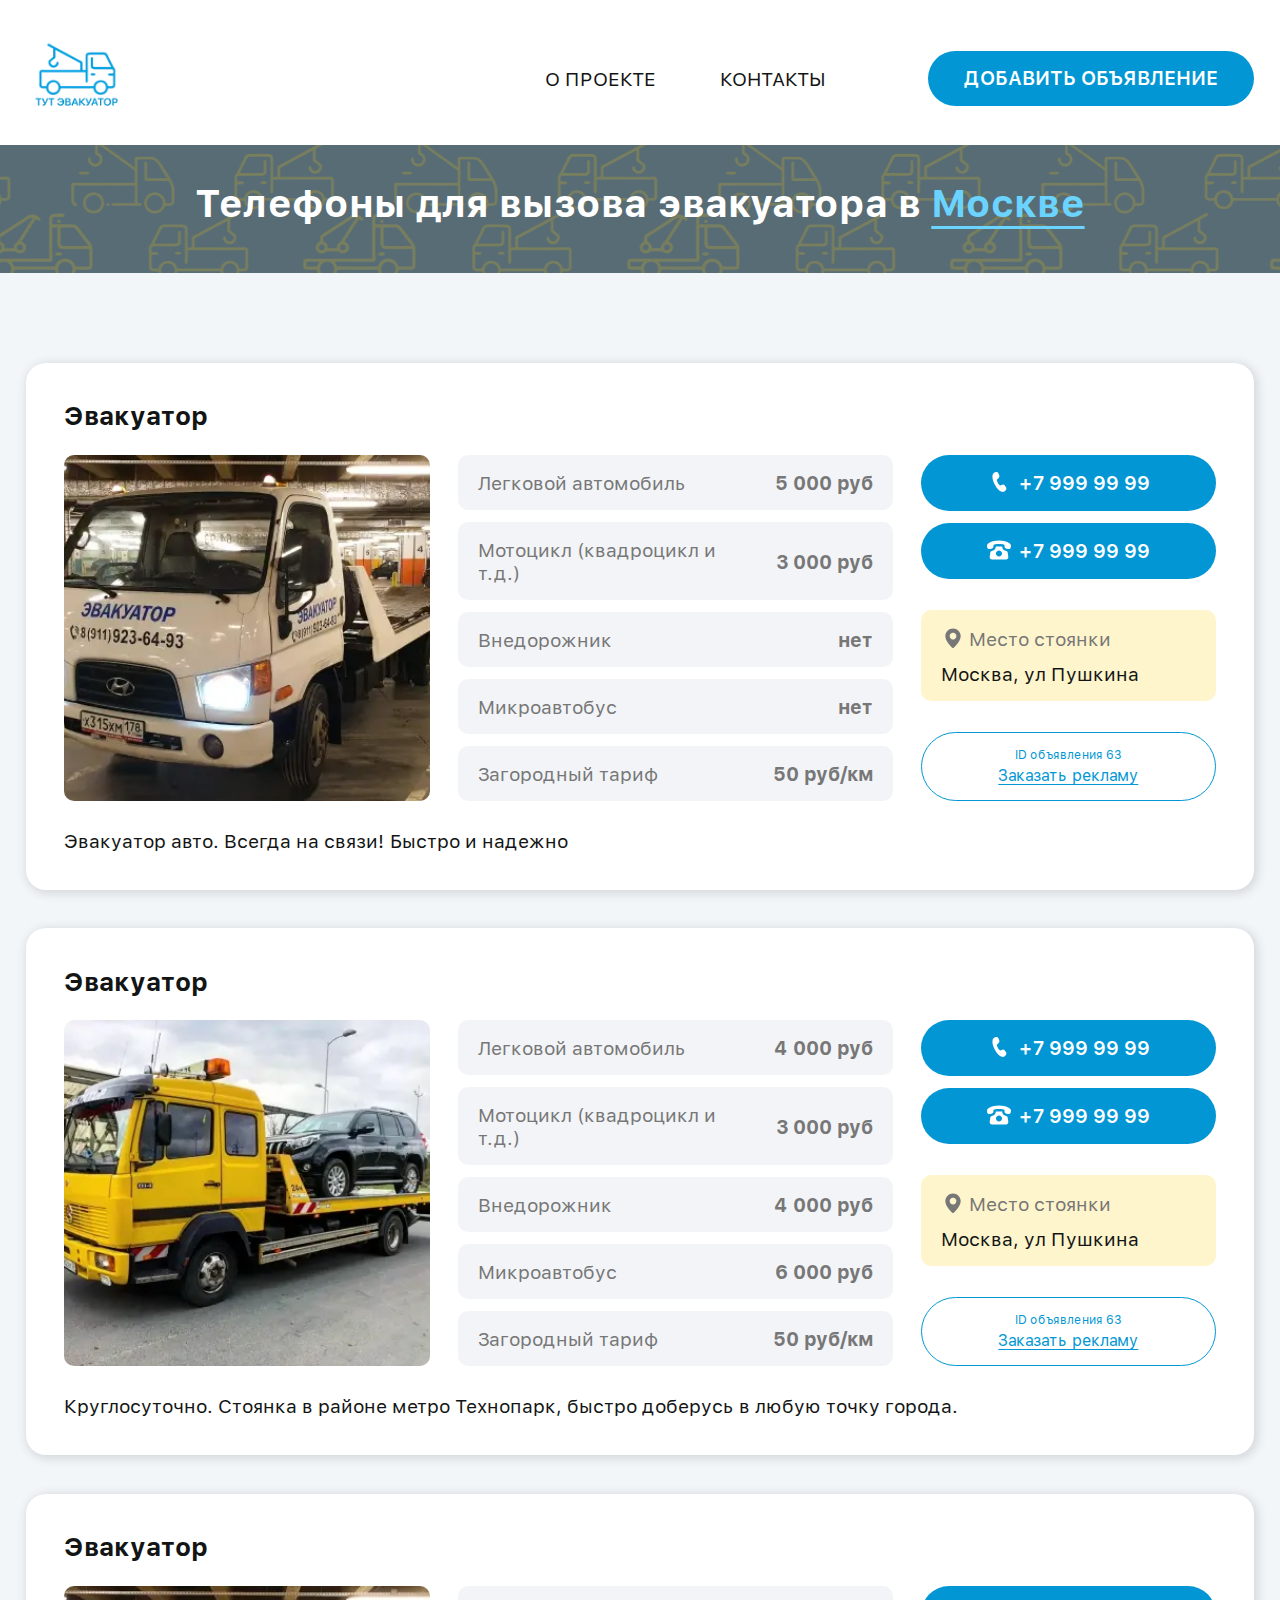
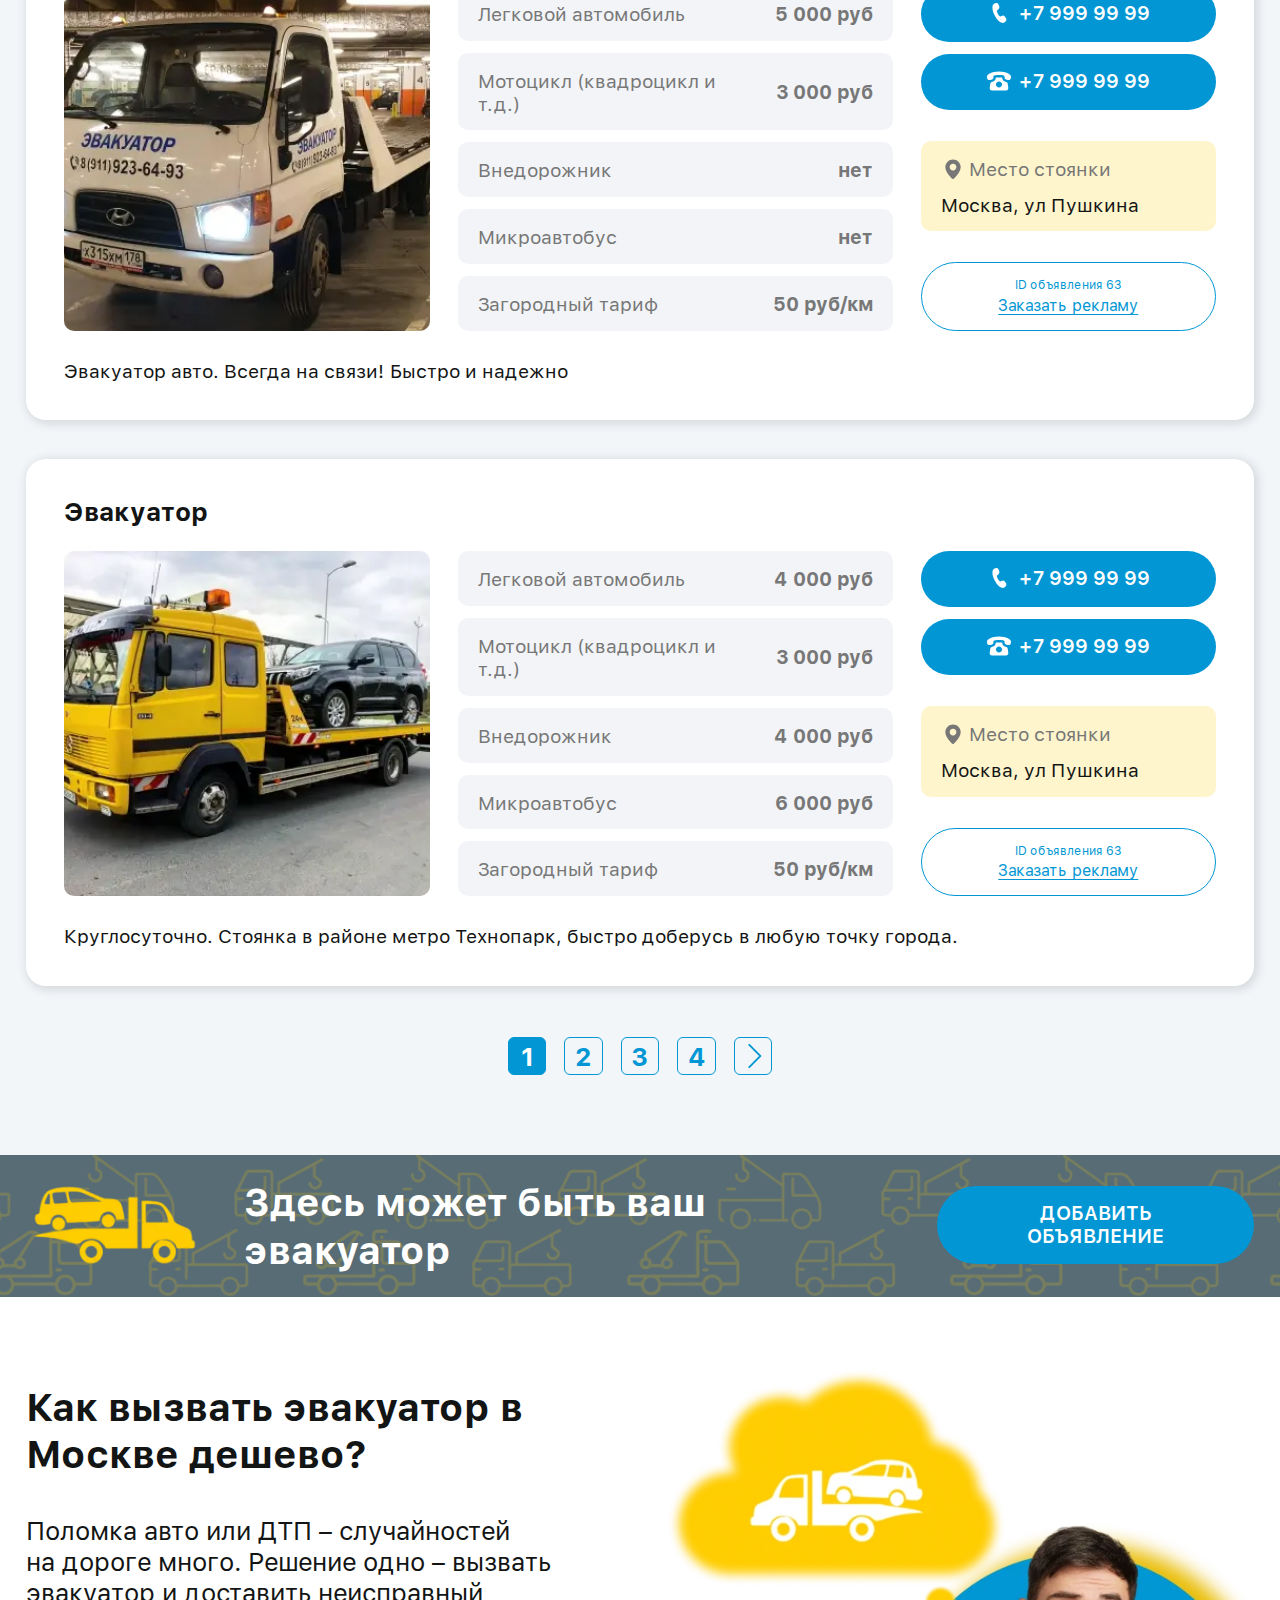
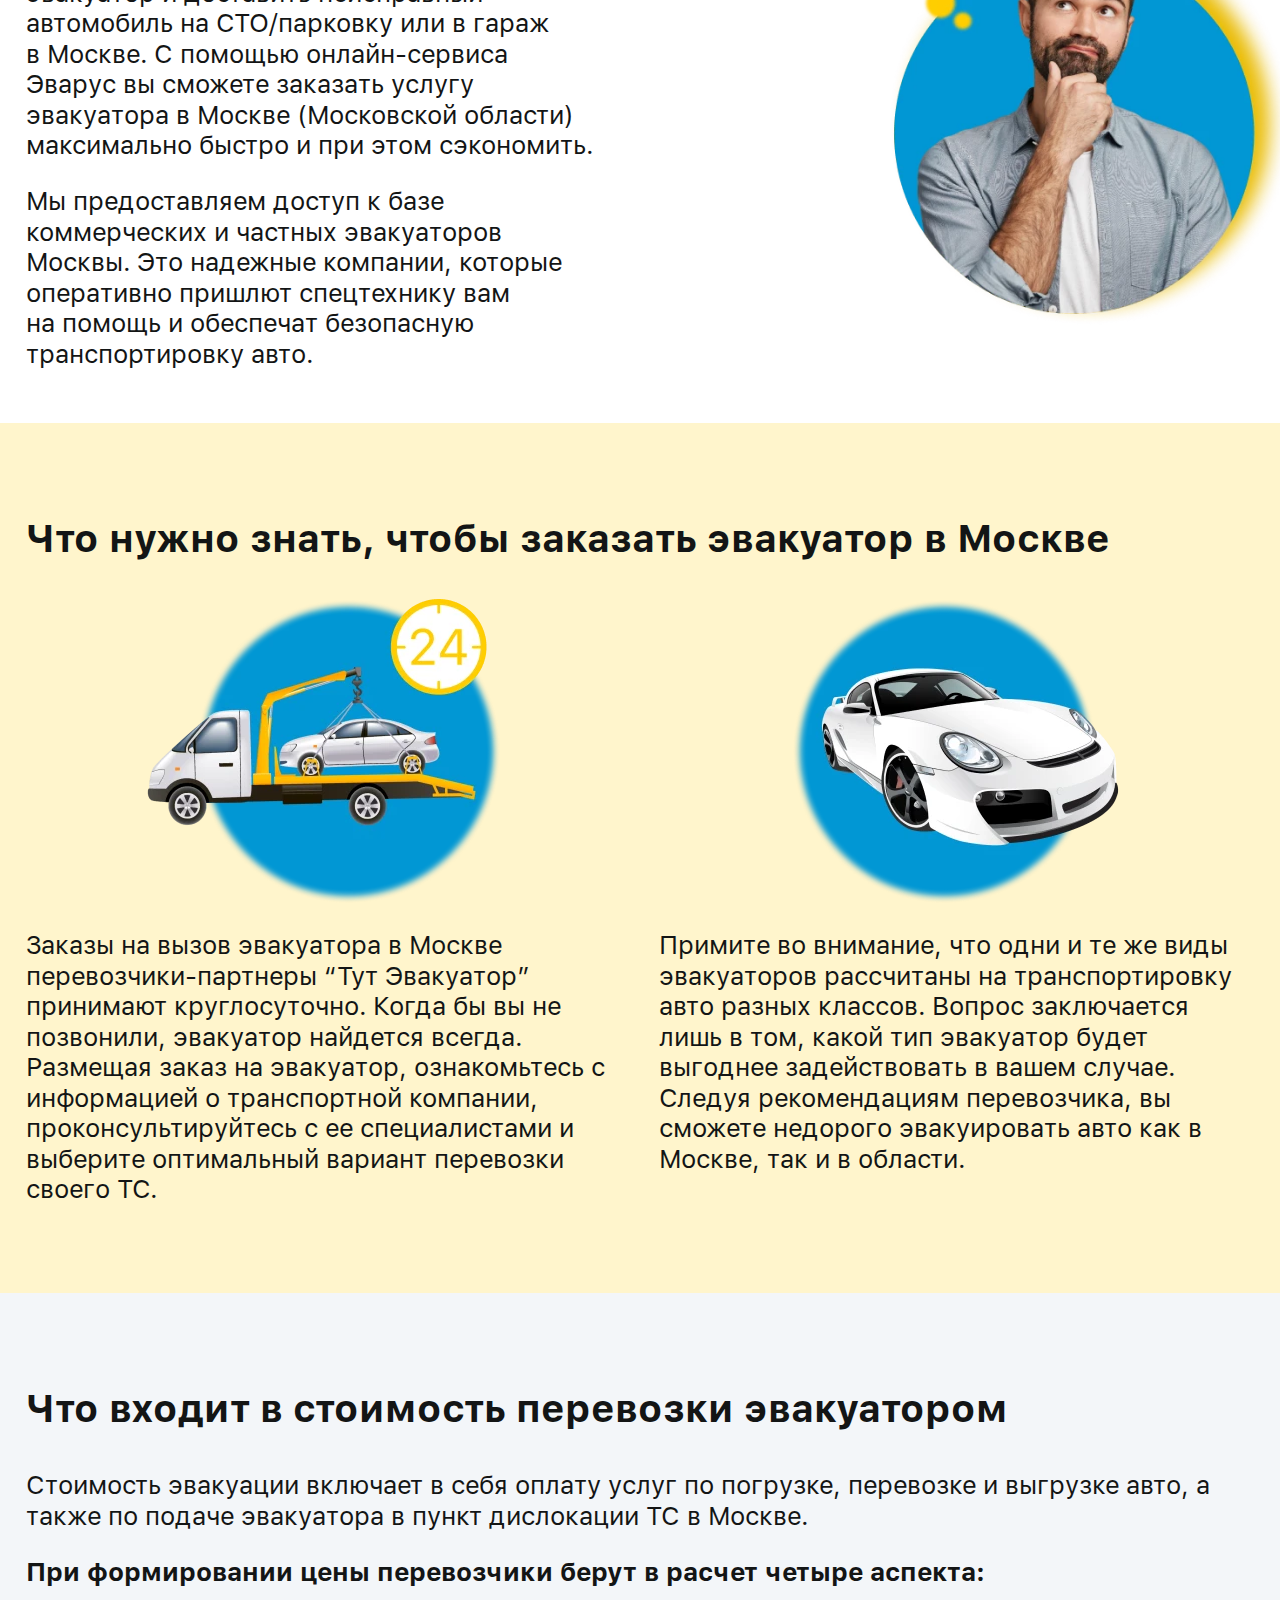
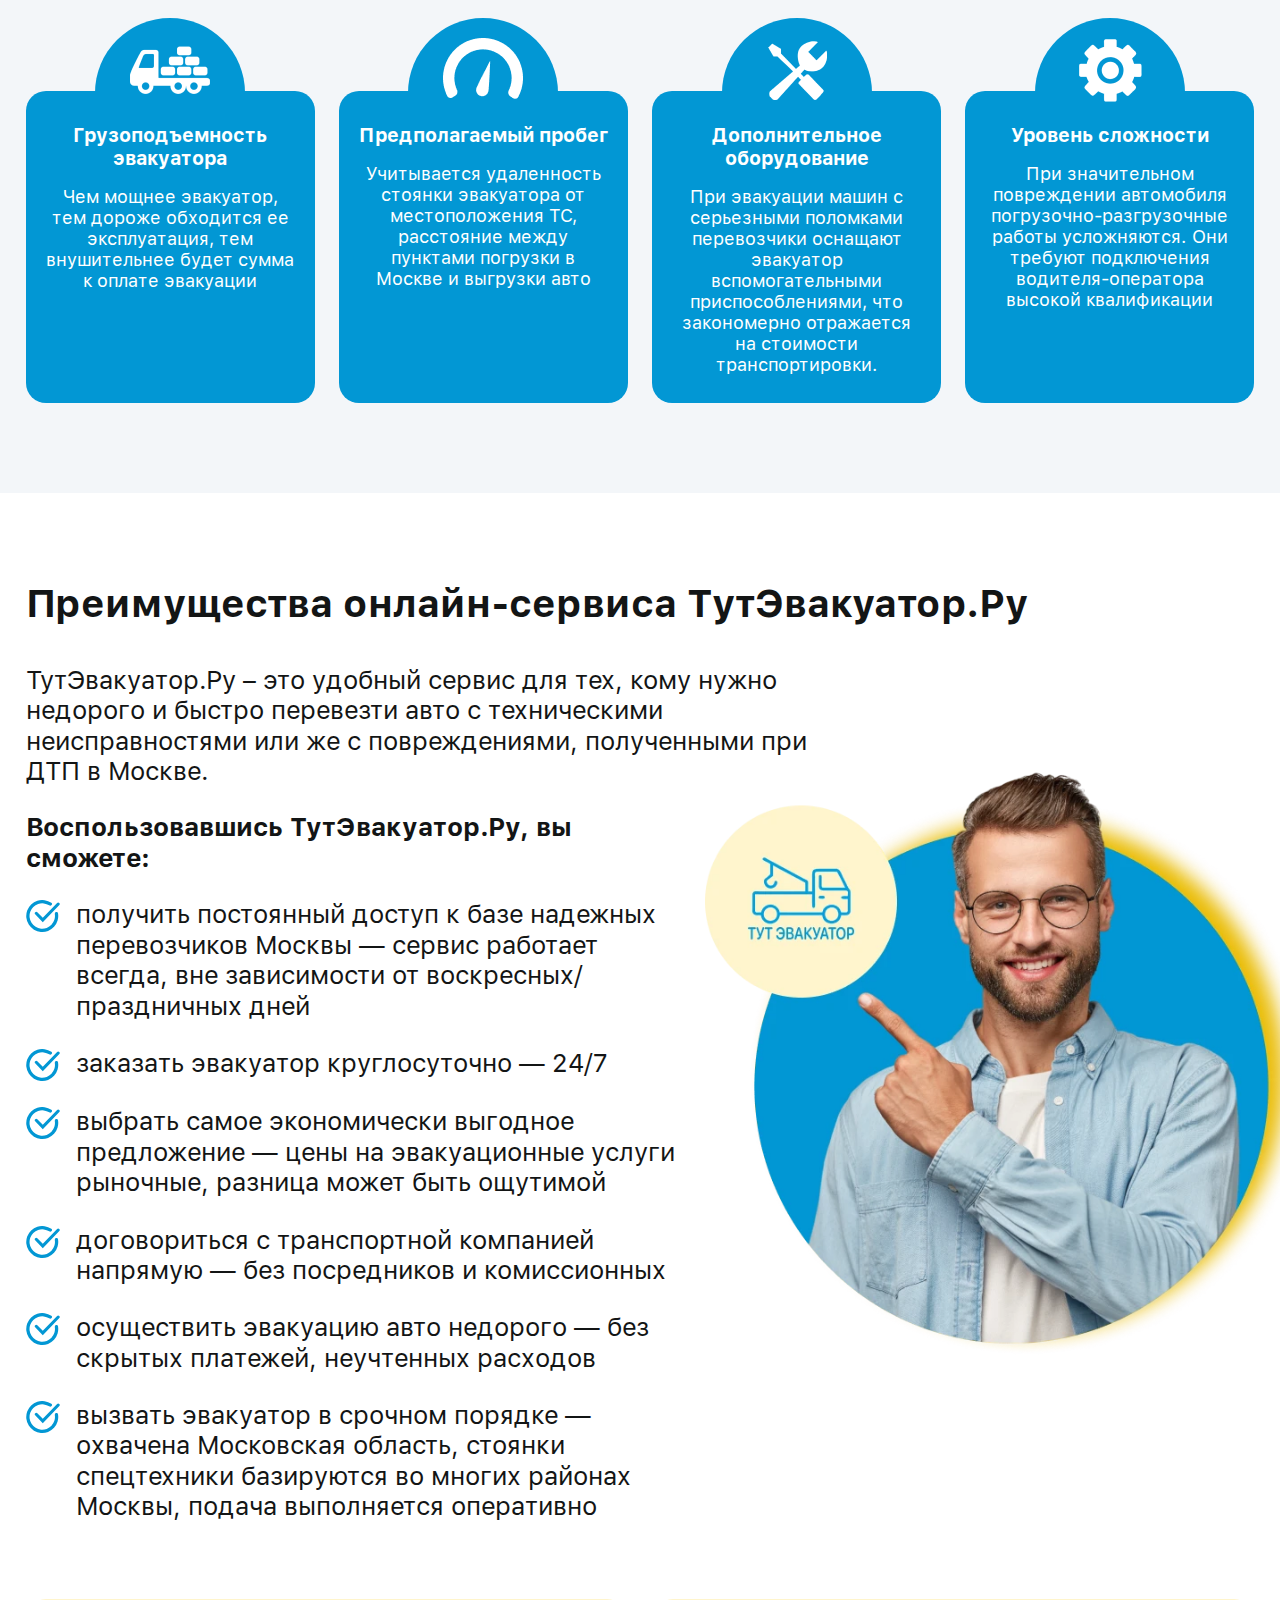
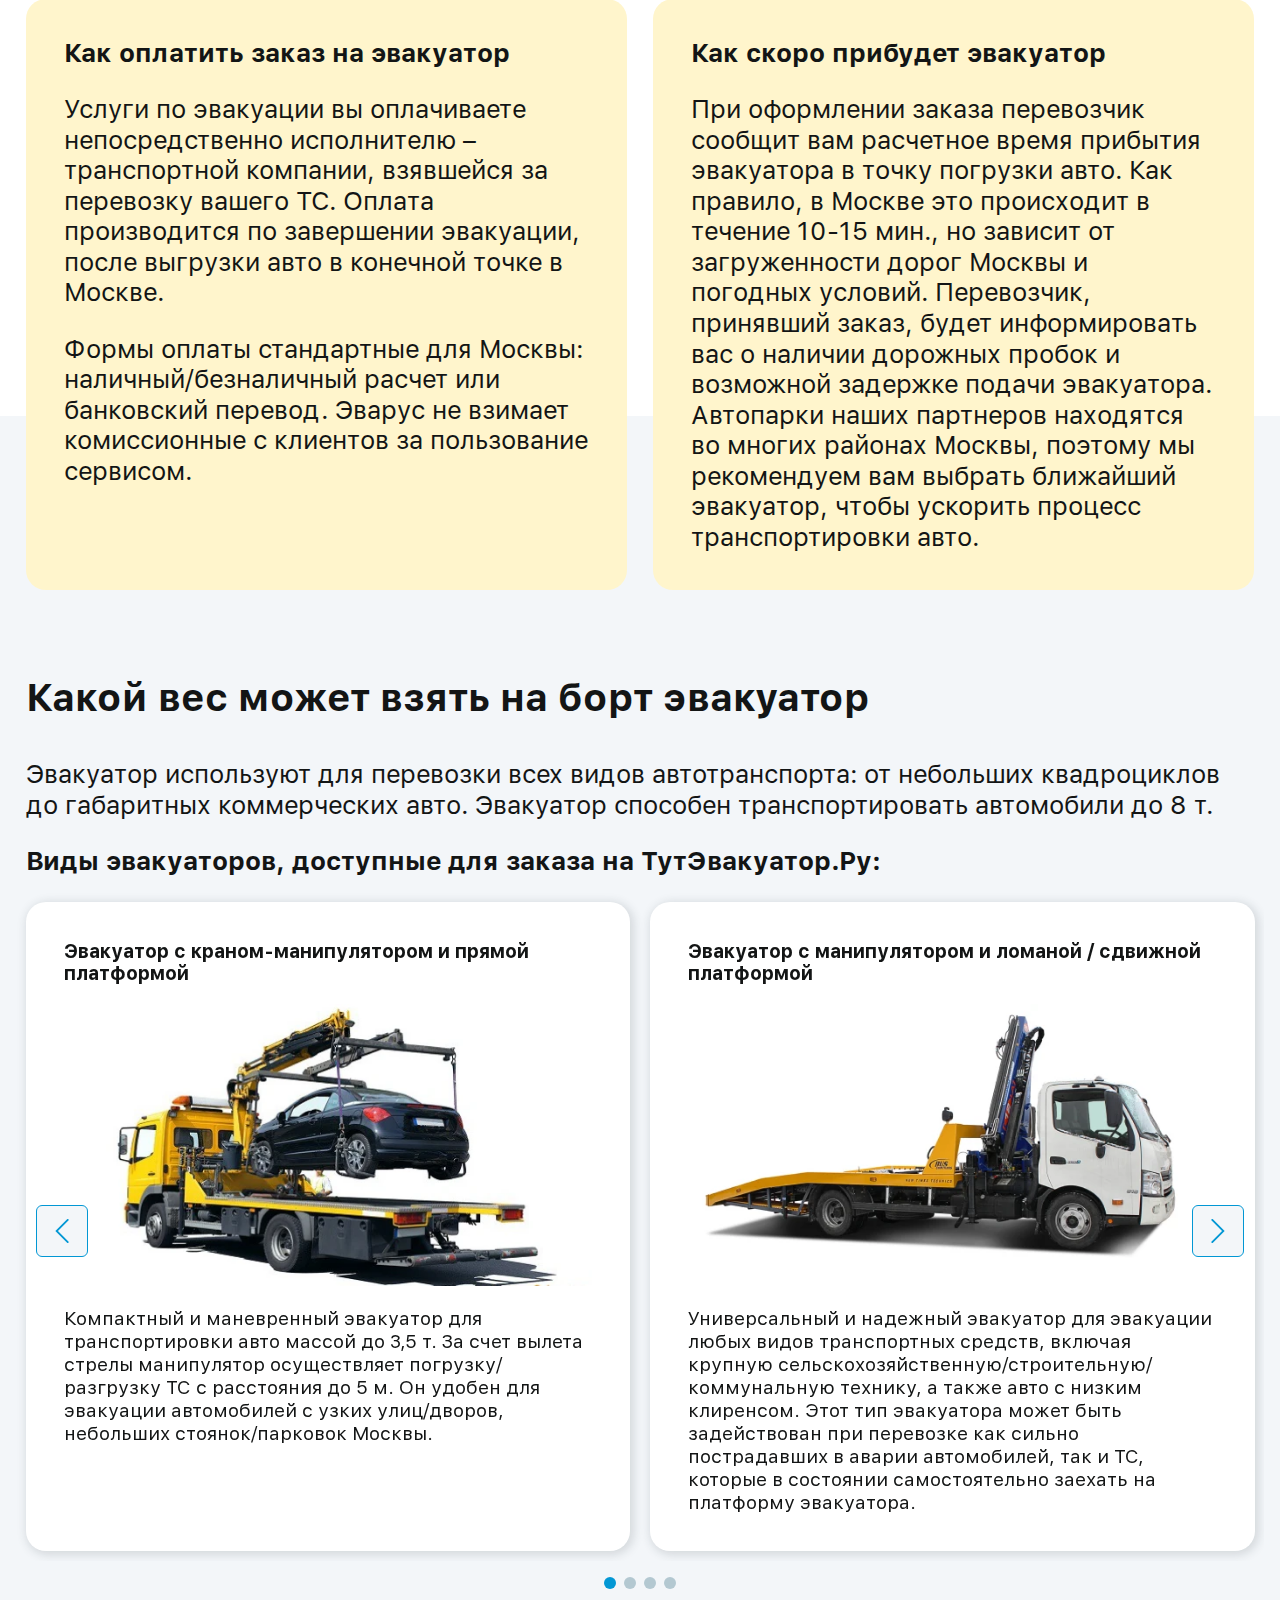
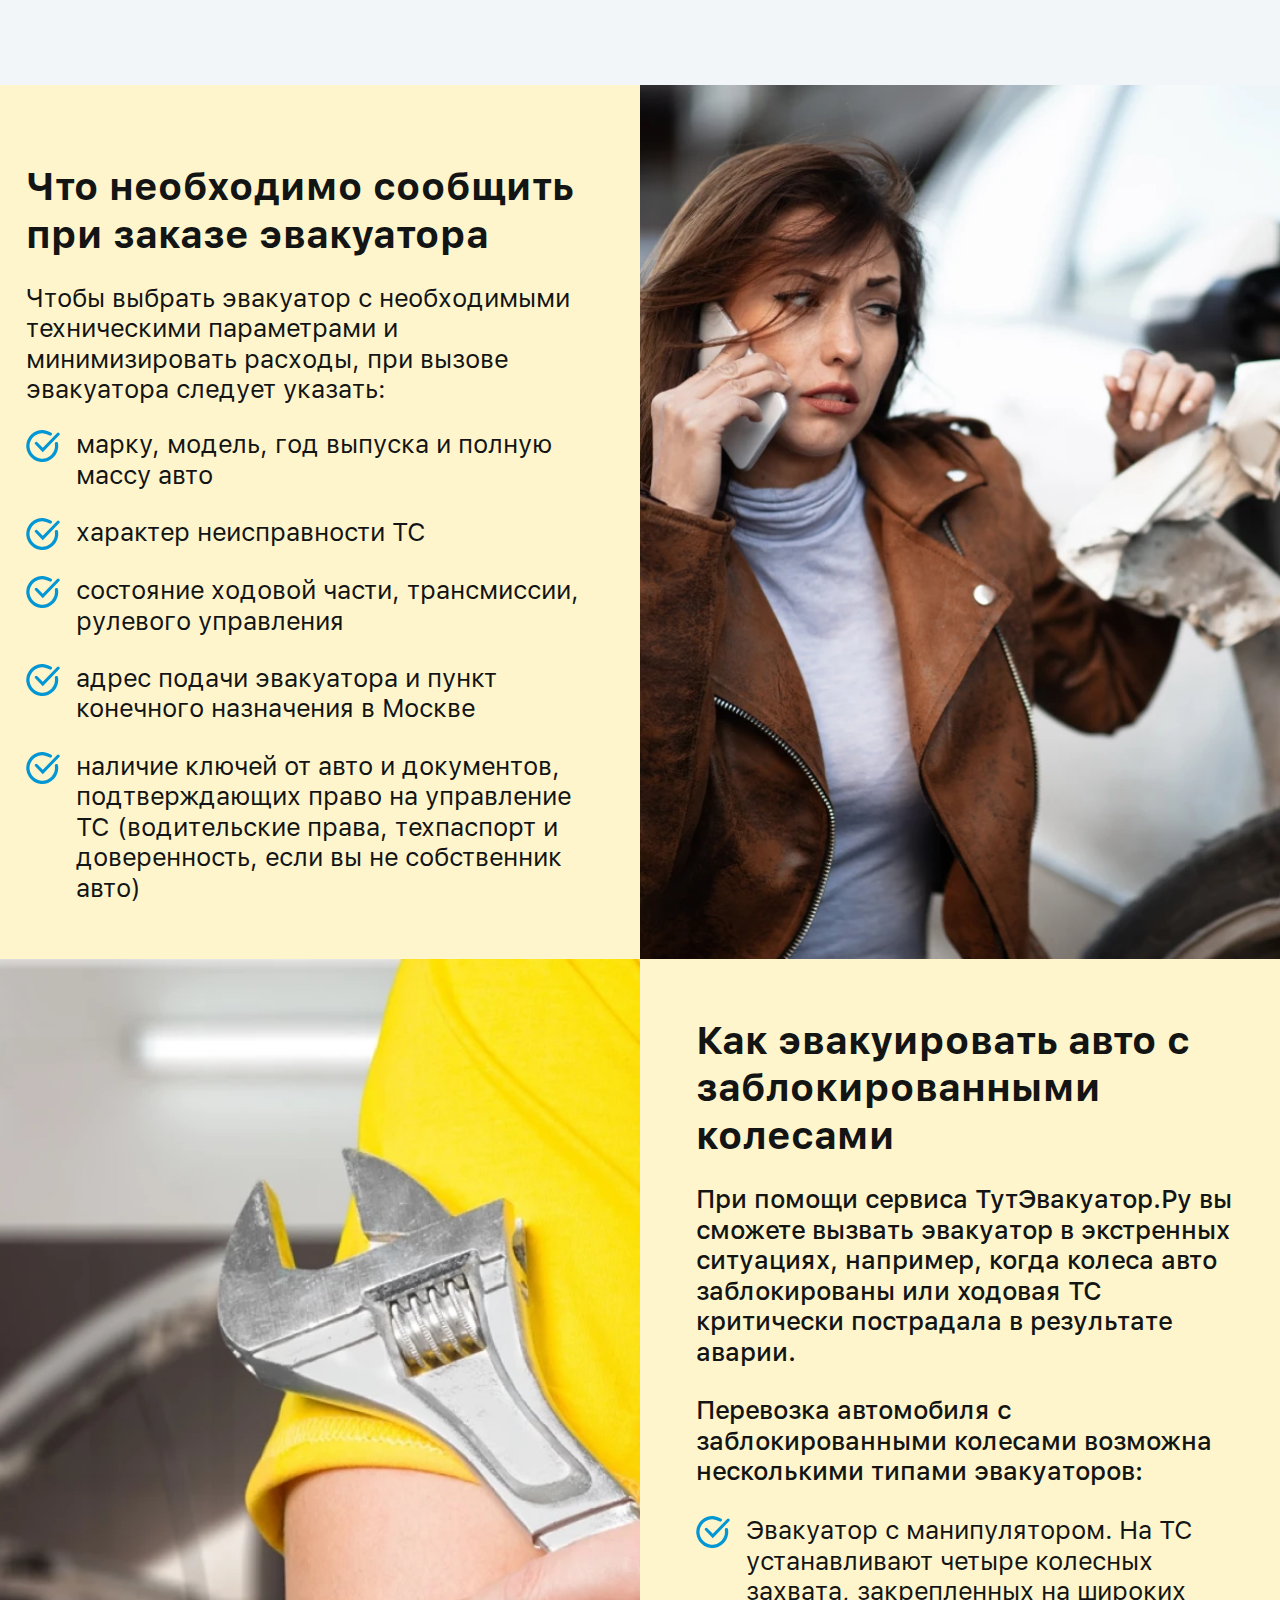
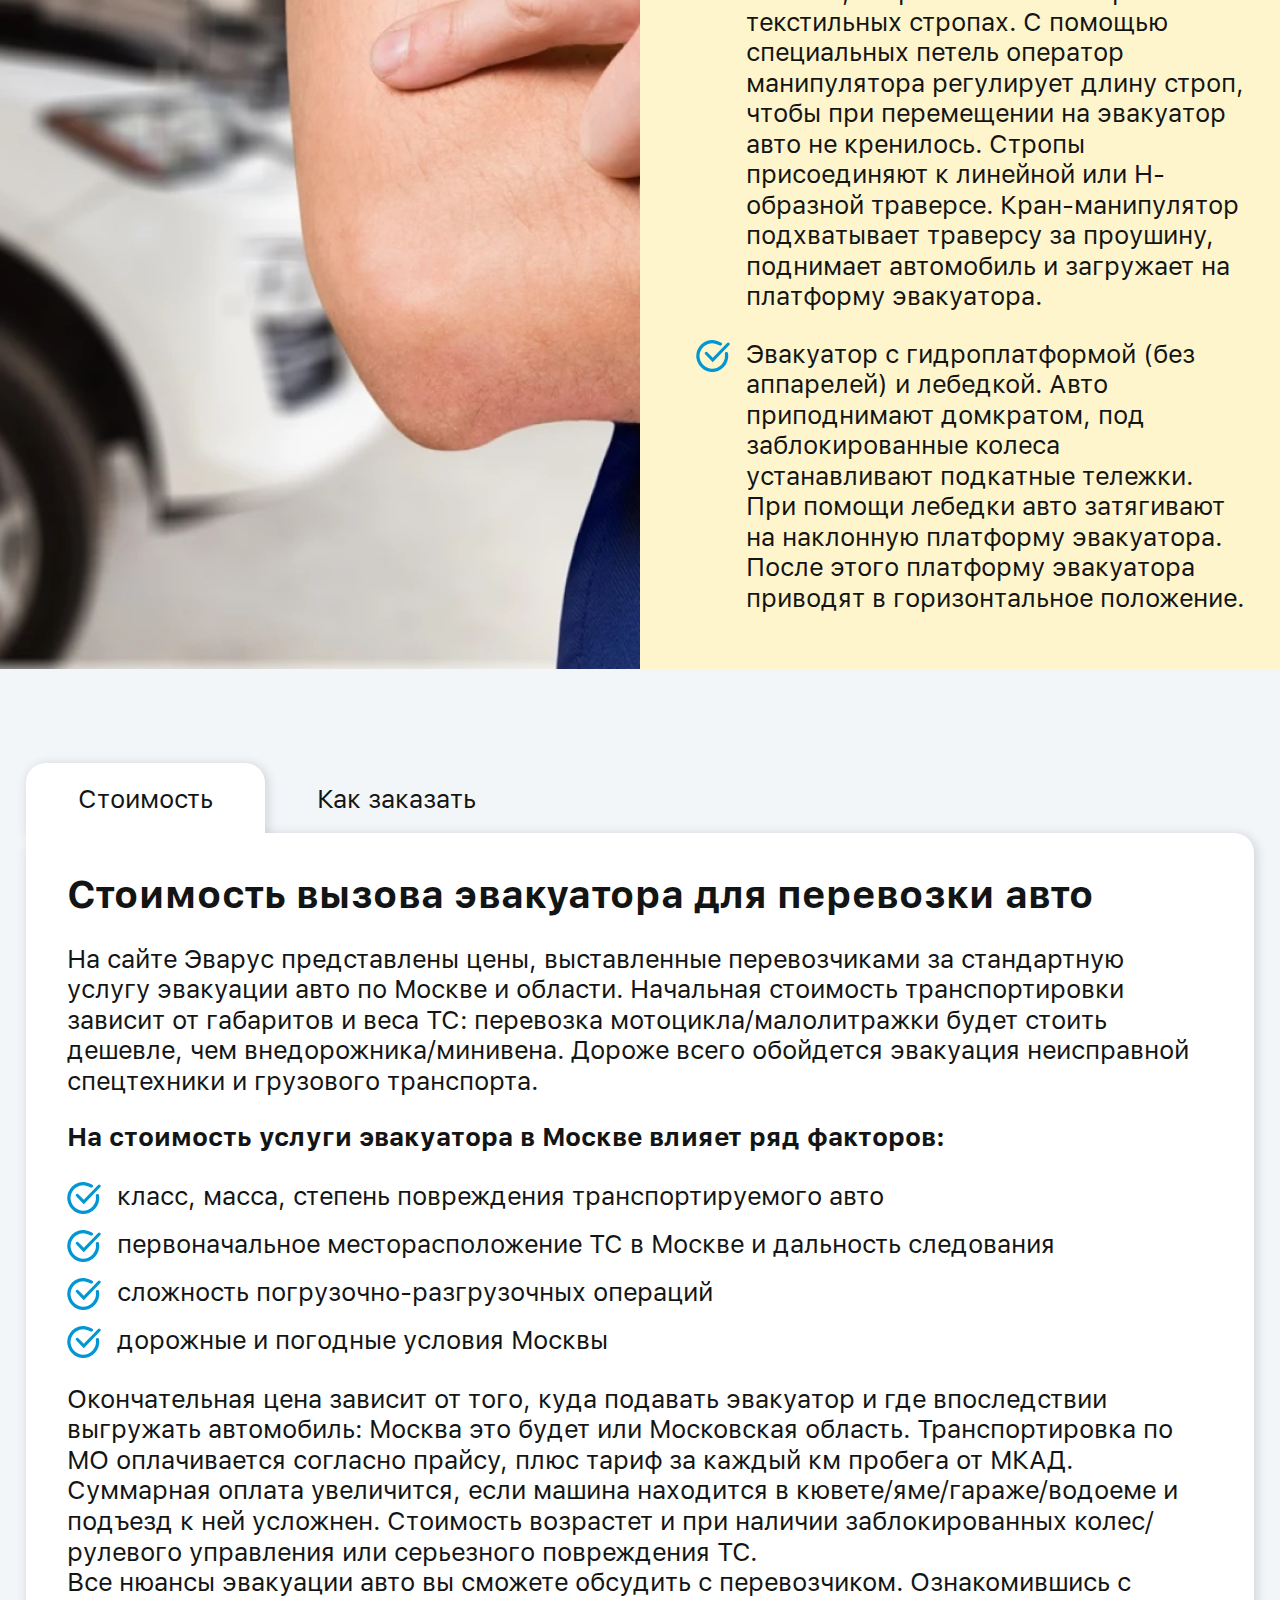
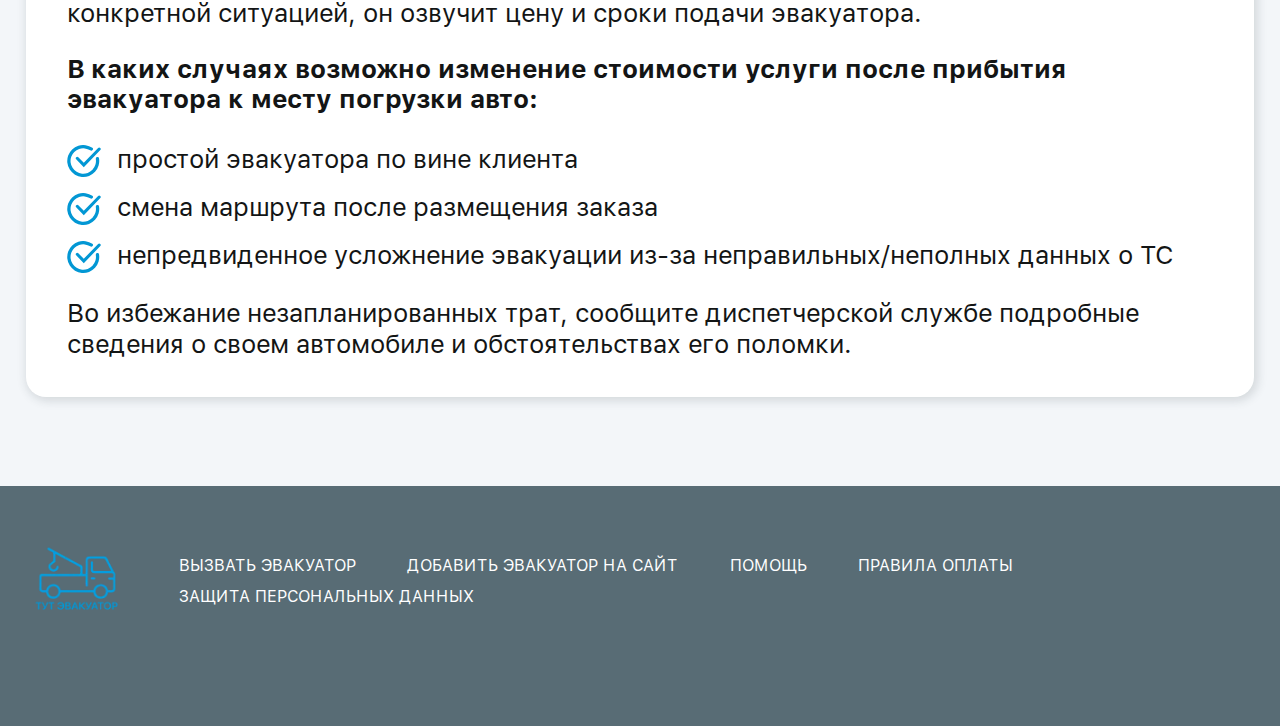
<file: index.html>
<!doctype html>
<html lang="ru">
  <head>
    <meta charset="UTF-8" />
    <meta http-equiv="X-UA-Compatible" content="IE=edge" />
    <meta name="viewport" content="width=device-width, initial-scale=1.0" />
    <meta
      name="format-detection"
      content="telephone=no, address=no, email=no, date=no, url=no"
    />
    <meta name="theme-color" content="#F3F6F9" />
    <meta name="author" content="a.nikonorov" />
    <meta name="description" content="Тестовое задание для Дом сайтов" />
    <meta name="keywords" content="Тестовое задание, Дом сайтов" />
    <title>Дом сайтов. Тестовое задание</title>
    <link rel="shortcut icon" href="/favicon.ico" type="image/x-icon" />
    <link rel="stylesheet" href="css/index.css" />
  </head>
  <body>
    <div class="page-wrapper">
      <header class="header">
        <div class="header__container container">
          <a class="header__logo" href="/index.html">
            <img
              class="header__logo-img"
              srcset="img/logo.webp 1x, img/logo@2x.webp 2x"
              src="img/logo.webp"
              alt="Тут Эвакуатор"
            />
          </a>
          <div class="header__content">
            <nav class="header__nav">
              <ul class="header__nav-list">
                <li class="header__nav-item">
                  <a class="header__nav-link" href="#">О проекте</a>
                </li>
                <li class="header__nav-item">
                  <a class="header__nav-link" href="#">Контакты</a>
                </li>
              </ul>
            </nav>
            <a class="header__btn btn" href="/form.html">Добавить объявление</a>
          </div>
          <button class="header__burger" aria-label="Открыть меню">
            <svg class="header__burger-open">
              <use href="img/sprite.svg?v0#burger" />
            </svg>
            <svg class="header__burger-close">
              <use href="img/sprite.svg?v0#close" />
            </svg>
          </button>
        </div>
      </header>

      <main class="main-area">
        <section class="intro">
          <div class="intro__container container">
            <h1 class="intro__title">
              Телефоны для вызова эвакуатора в&nbsp;<a href="#">Москве</a>
            </h1>
          </div>
        </section>

        <section class="catalog">
          <div class="catalog__container container">
            <div class="catalog__items">
              <div class="card">
                <h3 class="card__title">Эвакуатор</h3>
                <div class="card__cols">
                  <div class="card__img">
                    <img src="img/card-1.webp" alt="Card image" />
                  </div>
                  <div class="card__params">
                    <div class="card__param">
                      <div class="card__param-name">Легковой автомобиль</div>
                      <div class="card__param-value">5 000 руб</div>
                    </div>
                    <div class="card__param">
                      <div class="card__param-name">
                        Мотоцикл (квадроцикл и т.д.)
                      </div>
                      <div class="card__param-value">3 000 руб</div>
                    </div>
                    <div class="card__param">
                      <div class="card__param-name">Внедорожник</div>
                      <div class="card__param-value">нет</div>
                    </div>
                    <div class="card__param">
                      <div class="card__param-name">Микроавтобус</div>
                      <div class="card__param-value">нет</div>
                    </div>
                    <div class="card__param">
                      <div class="card__param-name">Загородный тариф</div>
                      <div class="card__param-value">50 руб/км</div>
                    </div>
                  </div>
                  <div class="card__contacts">
                    <div class="card__phones">
                      <a class="card__phone btn" href="tel:+79999999999">
                        <svg><use href="img/sprite.svg?v0#call"></use></svg>
                        <span>+7 999 99 99</span>
                      </a>
                      <a class="card__phone btn" href="tel:+79999999999">
                        <svg><use href="img/sprite.svg?v0#phone"></use></svg>
                        <span>+7 999 99 99</span>
                      </a>
                    </div>
                    <div class="card__place">
                      <div class="card__place-title">
                        <svg class="icon">
                          <use href="img/sprite.svg?v0#place"></use>
                        </svg>
                        <span>Место стоянки</span>
                      </div>
                      <div class="card__place-desc">Москва, ул Пушкина</div>
                    </div>
                    <div class="card__id">
                      <div class="card__id-title">ID объявления 63</div>
                      <a class="card__id-link" href="#">Заказать рекламу</a>
                    </div>
                  </div>
                </div>
                <div class="card__info">
                  Эвакуатор авто. Всегда на связи! Быстро и надежно
                </div>
              </div>

              <div class="card">
                <h3 class="card__title">Эвакуатор</h3>
                <div class="card__cols">
                  <div class="card__img">
                    <img src="img/card-2.webp" alt="Card image" />
                  </div>
                  <div class="card__params">
                    <div class="card__param">
                      <div class="card__param-name">Легковой автомобиль</div>
                      <div class="card__param-value">4 000 руб</div>
                    </div>
                    <div class="card__param">
                      <div class="card__param-name">
                        Мотоцикл (квадроцикл и т.д.)
                      </div>
                      <div class="card__param-value">3 000 руб</div>
                    </div>
                    <div class="card__param">
                      <div class="card__param-name">Внедорожник</div>
                      <div class="card__param-value">4 000 руб</div>
                    </div>
                    <div class="card__param">
                      <div class="card__param-name">Микроавтобус</div>
                      <div class="card__param-value">6 000 руб</div>
                    </div>
                    <div class="card__param">
                      <div class="card__param-name">Загородный тариф</div>
                      <div class="card__param-value">50 руб/км</div>
                    </div>
                  </div>
                  <div class="card__contacts">
                    <div class="card__phones">
                      <a class="card__phone btn" href="tel:+79999999999">
                        <svg><use href="img/sprite.svg?v0#call"></use></svg>
                        <span>+7 999 99 99</span>
                      </a>
                      <a class="card__phone btn" href="tel:+79999999999">
                        <svg><use href="img/sprite.svg?v0#phone"></use></svg>
                        <span>+7 999 99 99</span>
                      </a>
                    </div>
                    <div class="card__place">
                      <div class="card__place-title">
                        <svg class="icon">
                          <use href="img/sprite.svg?v0#place"></use>
                        </svg>
                        <span>Место стоянки</span>
                      </div>
                      <div class="card__place-desc">Москва, ул Пушкина</div>
                    </div>
                    <div class="card__id">
                      <div class="card__id-title">ID объявления 63</div>
                      <a class="card__id-link" href="#">Заказать рекламу</a>
                    </div>
                  </div>
                </div>
                <div class="card__info">
                  Круглосуточно. Стоянка в районе метро Технопарк, быстро
                  доберусь в любую точку города.
                </div>
              </div>

              <div class="card">
                <h3 class="card__title">Эвакуатор</h3>
                <div class="card__cols">
                  <div class="card__img">
                    <img src="img/card-1.webp" alt="Card image" />
                  </div>
                  <div class="card__params">
                    <div class="card__param">
                      <div class="card__param-name">Легковой автомобиль</div>
                      <div class="card__param-value">5 000 руб</div>
                    </div>
                    <div class="card__param">
                      <div class="card__param-name">
                        Мотоцикл (квадроцикл и т.д.)
                      </div>
                      <div class="card__param-value">3 000 руб</div>
                    </div>
                    <div class="card__param">
                      <div class="card__param-name">Внедорожник</div>
                      <div class="card__param-value">нет</div>
                    </div>
                    <div class="card__param">
                      <div class="card__param-name">Микроавтобус</div>
                      <div class="card__param-value">нет</div>
                    </div>
                    <div class="card__param">
                      <div class="card__param-name">Загородный тариф</div>
                      <div class="card__param-value">50 руб/км</div>
                    </div>
                  </div>
                  <div class="card__contacts">
                    <div class="card__phones">
                      <a class="card__phone btn" href="tel:+79999999999">
                        <svg><use href="img/sprite.svg?v0#call"></use></svg>
                        <span>+7 999 99 99</span>
                      </a>
                      <a class="card__phone btn" href="tel:+79999999999">
                        <svg><use href="img/sprite.svg?v0#phone"></use></svg>
                        <span>+7 999 99 99</span>
                      </a>
                    </div>
                    <div class="card__place">
                      <div class="card__place-title">
                        <svg class="icon">
                          <use href="img/sprite.svg?v0#place"></use>
                        </svg>
                        <span>Место стоянки</span>
                      </div>
                      <div class="card__place-desc">Москва, ул Пушкина</div>
                    </div>
                    <div class="card__id">
                      <div class="card__id-title">ID объявления 63</div>
                      <a class="card__id-link" href="#">Заказать рекламу</a>
                    </div>
                  </div>
                </div>
                <div class="card__info">
                  Эвакуатор авто. Всегда на связи! Быстро и надежно
                </div>
              </div>

              <div class="card">
                <h3 class="card__title">Эвакуатор</h3>
                <div class="card__cols">
                  <div class="card__img">
                    <img src="img/card-2.webp" alt="Card image" />
                  </div>
                  <div class="card__params">
                    <div class="card__param">
                      <div class="card__param-name">Легковой автомобиль</div>
                      <div class="card__param-value">4 000 руб</div>
                    </div>
                    <div class="card__param">
                      <div class="card__param-name">
                        Мотоцикл (квадроцикл и т.д.)
                      </div>
                      <div class="card__param-value">3 000 руб</div>
                    </div>
                    <div class="card__param">
                      <div class="card__param-name">Внедорожник</div>
                      <div class="card__param-value">4 000 руб</div>
                    </div>
                    <div class="card__param">
                      <div class="card__param-name">Микроавтобус</div>
                      <div class="card__param-value">6 000 руб</div>
                    </div>
                    <div class="card__param">
                      <div class="card__param-name">Загородный тариф</div>
                      <div class="card__param-value">50 руб/км</div>
                    </div>
                  </div>
                  <div class="card__contacts">
                    <div class="card__phones">
                      <a class="card__phone btn" href="tel:+79999999999">
                        <svg><use href="img/sprite.svg?v0#call"></use></svg>
                        <span>+7 999 99 99</span>
                      </a>
                      <a class="card__phone btn" href="tel:+79999999999">
                        <svg><use href="img/sprite.svg?v0#phone"></use></svg>
                        <span>+7 999 99 99</span>
                      </a>
                    </div>
                    <div class="card__place">
                      <div class="card__place-title">
                        <svg class="icon">
                          <use href="img/sprite.svg?v0#place"></use>
                        </svg>
                        <span>Место стоянки</span>
                      </div>
                      <div class="card__place-desc">Москва, ул Пушкина</div>
                    </div>
                    <div class="card__id">
                      <div class="card__id-title">ID объявления 63</div>
                      <a class="card__id-link" href="#">Заказать рекламу</a>
                    </div>
                  </div>
                </div>
                <div class="card__info">
                  Круглосуточно. Стоянка в районе метро Технопарк, быстро
                  доберусь в любую точку города.
                </div>
              </div>
            </div>

            <div class="pagination">
              <!--<a
                class="pagination__item pagination__item--prev"
                href="#"
                aria-label="Предыдущая страница"
              >
                <svg class="icon">
                  <use href="img/sprite.svg?v0#angle-r"></use>
                </svg>
              </a>-->
              <a class="pagination__item pagination__item--current" href="#">
                1
              </a>
              <a class="pagination__item" href="#">2</a>
              <a class="pagination__item" href="#">3</a>
              <a class="pagination__item" href="#">4</a>
              <a
                class="pagination__item pagination__item--next"
                href="#"
                aria-label="Следующая страница"
              >
                <svg class="icon">
                  <use href="img/sprite.svg?v0#angle-r"></use>
                </svg>
              </a>
            </div>
          </div>
        </section>

        <section class="banner">
          <div class="banner__container container">
            <div class="banner__icon">
              <img
                class="banner__icon-img"
                srcset="img/banner-icon.webp 1x, img/banner-icon@2x.webp 2x"
                src="img/banner-icon.webp"
                alt="Здесь может быть ваш эвакуатор"
              />
            </div>
            <h2 class="banner__title">Здесь может быть ваш эвакуатор</h2>
            <a class="banner__btn btn" href="/form.html">Добавить объявление</a>
          </div>
        </section>

        <section class="how-call">
          <div class="how-call__container container">
            <div class="how-call__content">
              <h2 class="how-call__title">
                Как вызвать эвакуатор в Москве дешево?
              </h2>
              <div class="how-call__desc">
                <p>
                  Поломка авто или ДТП&nbsp;– случайностей на&nbsp;дороге много.
                  Решение одно&nbsp;– вызвать эвакуатор и&nbsp;доставить
                  неисправный автомобиль на&nbsp;<nobr>СТО/парковку</nobr> или
                  в&nbsp;гараж в&nbsp;Москве. С&nbsp;помощью онлайн-сервиса
                  Эварус вы&nbsp;сможете заказать услугу эвакуатора
                  в&nbsp;Москве (Московской области) максимально быстро
                  и&nbsp;при этом сэкономить.
                </p>
                <p>
                  Мы&nbsp;предоставляем доступ к&nbsp;базе коммерческих
                  и&nbsp;частных эвакуаторов Москвы. Это надежные компании,
                  которые оперативно пришлют спецтехнику вам на&nbsp;помощь
                  и&nbsp;обеспечат безопасную транспортировку авто.
                </p>
              </div>
            </div>
            <div class="how-call__img">
              <img
                srcset="img/how-call.webp 1x, img/how-call@2x.webp 2x"
                src="img/how-call.webp"
                alt="Как вызвать эвакуатор"
              />
            </div>
          </div>
        </section>

        <section class="need-know">
          <div class="need-know__container container">
            <h2 class="need-know__title">
              Что нужно знать, чтобы заказать эвакуатор в Москве
            </h2>
            <div class="need-know__row">
              <div class="need-know__item">
                <div class="need-know__item-img">
                  <img
                    srcset="img/need-know-1.webp 1x, img/need-know-1@2x.webp 2x"
                    src="img/need-know-1.webp"
                    alt="Заказы на вызов эвакуатора"
                  />
                </div>
                <div class="need-know__item-desc">
                  <p>
                    Заказы на вызов эвакуатора в Москве перевозчики-партнеры
                    “Тут Эвакуатор” принимают круглосуточно. Когда бы вы не
                    позвонили, эвакуатор найдется всегда. Размещая заказ на
                    эвакуатор, ознакомьтесь с информацией о транспортной
                    компании, проконсультируйтесь с ее специалистами и выберите
                    оптимальный вариант перевозки своего ТС.
                  </p>
                </div>
              </div>
              <div class="need-know__item">
                <div class="need-know__item-img">
                  <img
                    srcset="img/need-know-2.webp 1x, img/need-know-2@2x.webp 2x"
                    src="img/need-know-2.webp"
                    alt="Примите во внимание"
                  />
                </div>
                <div class="need-know__item-desc">
                  <p>
                    Примите во внимание, что одни и те же виды эвакуаторов
                    рассчитаны на транспортировку авто разных классов. Вопрос
                    заключается лишь в том, какой тип эвакуатор будет выгоднее
                    задействовать в вашем случае. Следуя рекомендациям
                    перевозчика, вы сможете недорого эвакуировать авто как в
                    Москве, так и в области.
                  </p>
                </div>
              </div>
            </div>
          </div>
        </section>

        <section class="cost">
          <div class="cost__container container">
            <h2 class="cost__title">
              Что входит в стоимость перевозки эвакуатором
            </h2>
            <div class="cost__info">
              <p>
                Стоимость эвакуации включает в себя оплату услуг по погрузке,
                перевозке и выгрузке авто, а также по подаче эвакуатора в пункт
                дислокации ТС в Москве.
              </p>
              <p>
                <strong>
                  При формировании цены перевозчики берут в расчет четыре
                  аспекта:
                </strong>
              </p>
            </div>
            <div class="cost__items">
              <div class="cost__item">
                <div class="cost__item-icon">
                  <img
                    srcset="img/cost/1.webp 1x, img/cost/1@2x.webp 2x"
                    src="img/cost/1.webp"
                    alt="Грузоподъемность эвакуатора"
                  />
                </div>
                <div class="cost__item-body">
                  <div class="cost__item-title">
                    Грузоподъемность эвакуатора
                  </div>
                  <div class="cost__item-desc">
                    Чем мощнее эвакуатор, тем дороже обходится ее эксплуатация,
                    тем внушительнее будет сумма к оплате эвакуации
                  </div>
                </div>
              </div>

              <div class="cost__item">
                <div class="cost__item-icon">
                  <img
                    srcset="img/cost/2.webp 1x, img/cost/2@2x.webp 2x"
                    src="img/cost/2.webp"
                    alt="Грузоподъемность эвакуатора"
                  />
                </div>
                <div class="cost__item-body">
                  <div class="cost__item-title">Предполагаемый пробег</div>
                  <div class="cost__item-desc">
                    Учитывается удаленность стоянки эвакуатора от местоположения
                    ТС, расстояние между пунктами погрузки в Москве и выгрузки
                    авто
                  </div>
                </div>
              </div>

              <div class="cost__item">
                <div class="cost__item-icon">
                  <img
                    srcset="img/cost/3.webp 1x, img/cost/3@2x.webp 2x"
                    src="img/cost/3.webp"
                    alt="Грузоподъемность эвакуатора"
                  />
                </div>
                <div class="cost__item-body">
                  <div class="cost__item-title">
                    Дополнительное оборудование
                  </div>
                  <div class="cost__item-desc">
                    При эвакуации машин с серьезными поломками перевозчики
                    оснащают эвакуатор вспомогательными приспособлениями, что
                    закономерно отражается на стоимости транспортировки.
                  </div>
                </div>
              </div>

              <div class="cost__item">
                <div class="cost__item-icon">
                  <img
                    srcset="img/cost/4.webp 1x, img/cost/4@2x.webp 2x"
                    src="img/cost/4.webp"
                    alt="Грузоподъемность эвакуатора"
                  />
                </div>
                <div class="cost__item-body">
                  <div class="cost__item-title">Уровень сложности</div>
                  <div class="cost__item-desc">
                    При значительном повреждении автомобиля
                    погрузочно-разгрузочные работы усложняются. Они требуют
                    подключения водителя-оператора высокой квалификации
                  </div>
                </div>
              </div>
            </div>
          </div>
        </section>

        <section class="advantages">
          <div class="advantages__container container">
            <h2 class="advantages__title">
              Преимущества онлайн-сервиса ТутЭвакуатор.Ру
            </h2>
            <div class="advantages__desc">
              ТутЭвакуатор.Ру – это удобный сервис для тех, кому нужно недорого
              и быстро перевезти авто с техническими неисправностями или же с
              повреждениями, полученными при ДТП в Москве.
            </div>
            <div class="advantages__row">
              <div class="advantages__content">
                <h5>Воспользовавшись ТутЭвакуатор.Ру, вы сможете:</h5>
                <ul>
                  <li>
                    получить постоянный доступ к базе надежных перевозчиков
                    Москвы — сервис работает всегда, вне зависимости от
                    воскресных/праздничных дней
                  </li>
                  <li>заказать эвакуатор круглосуточно — 24/7</li>
                  <li>
                    выбрать самое экономически выгодное предложение — цены на
                    эвакуационные услуги рыночные, разница может быть ощутимой
                  </li>
                  <li>
                    договориться с транспортной компанией напрямую — без
                    посредников и комиссионных
                  </li>
                  <li>
                    осуществить эвакуацию авто недорого — без скрытых платежей,
                    неучтенных расходов
                  </li>
                  <li>
                    вызвать эвакуатор в срочном порядке — охвачена Московская
                    область, стоянки спецтехники базируются во многих районах
                    Москвы, подача выполняется оперативно
                  </li>
                </ul>
              </div>
              <div class="advantages__img">
                <img
                  srcset="img/advantages.webp 1x, img/advantages@2x.webp 2x"
                  src="img/advantages.webp"
                  alt="Преимущества онлайн-сервиса ТутЭвакуатор.Ру"
                />
              </div>
            </div>
            <div class="advantages__tiles">
              <div class="advantages__tile">
                <h5>Как оплатить заказ на эвакуатор</h5>
                <p>
                  Услуги по эвакуации вы оплачиваете непосредственно исполнителю
                  – транспортной компании, взявшейся за перевозку вашего ТС.
                  Оплата производится по завершении эвакуации, после выгрузки
                  авто в конечной точке в Москве.
                </p>
                <p>
                  Формы оплаты стандартные для Москвы: наличный/безналичный
                  расчет или банковский перевод. Эварус не взимает комиссионные
                  с клиентов за пользование сервисом.
                </p>
              </div>
              <div class="advantages__tile">
                <h5>Как скоро прибудет эвакуатор</h5>
                <p>
                  При оформлении заказа перевозчик сообщит вам расчетное время
                  прибытия эвакуатора в точку погрузки авто. Как правило, в
                  Москве это происходит в течение 10-15 мин., но зависит от
                  загруженности дорог Москвы и погодных условий. Перевозчик,
                  принявший заказ, будет информировать вас о наличии дорожных
                  пробок и возможной задержке подачи эвакуатора. Автопарки наших
                  партнеров находятся во многих районах Москвы, поэтому мы
                  рекомендуем вам выбрать ближайший эвакуатор, чтобы ускорить
                  процесс транспортировки авто.
                </p>
              </div>
            </div>
          </div>
        </section>

        <section class="weight">
          <div class="weight__container container">
            <h2 class="weight__title">
              Какой вес может взять на борт эвакуатор
            </h2>
            <div class="weight__desc">
              <p>
                Эвакуатор используют для перевозки всех видов автотранспорта: от
                небольших квадроциклов до габаритных коммерческих авто.
                Эвакуатор способен транспортировать автомобили до 8 т.
              </p>
              <p>
                <strong>
                  Виды эвакуаторов, доступные для заказа на ТутЭвакуатор.Ру:
                </strong>
              </p>
            </div>
            <div class="weight__slider-box">
              <div class="weight__slider swiper">
                <div class="swiper-wrapper">
                  <div class="weight__item swiper-slide">
                    <div class="weight__item-title">
                      Эвакуатор с краном-манипулятором и прямой платформой
                    </div>
                    <div class="weight__item-img">
                      <img
                        src="img/weight/1.webp"
                        alt="Эвакуатор с краном-манипулятором и прямой платформой"
                      />
                    </div>
                    <div class="weight__item-desc">
                      Компактный и маневренный эвакуатор для транспортировки
                      авто массой до 3,5 т. За счет вылета стрелы манипулятор
                      осуществляет погрузку/разгрузку ТС с расстояния до 5 м. Он
                      удобен для эвакуации автомобилей с узких улиц/дворов,
                      небольших стоянок/парковок Москвы.
                    </div>
                  </div>

                  <div class="weight__item swiper-slide">
                    <div class="weight__item-title">
                      Эвакуатор с манипулятором и ломаной / сдвижной платформой
                    </div>
                    <div class="weight__item-img">
                      <img
                        src="img/weight/2.webp"
                        alt="Эвакуатор с манипулятором и ломаной / сдвижной платформой"
                      />
                    </div>
                    <div class="weight__item-desc">
                      Универсальный и надежный эвакуатор для эвакуации любых
                      видов транспортных средств, включая крупную
                      сельскохозяйственную/строительную/коммунальную технику, а
                      также авто с низким клиренсом. Этот тип эвакуатора может
                      быть задействован при перевозке как сильно пострадавших в
                      аварии автомобилей, так и ТС, которые в состоянии
                      самостоятельно заехать на платформу эвакуатора.
                    </div>
                  </div>

                  <div class="weight__item swiper-slide">
                    <div class="weight__item-title">
                      Эвакуатор с лебедкой и платформой с аппарелями
                    </div>
                    <div class="weight__item-img">
                      <img
                        src="img/weight/3.webp"
                        alt="Эвакуатор с лебедкой и платформой с аппарелями"
                      />
                    </div>
                    <div class="weight__item-desc">
                      Используется для перевозки ТС массой до 7 т. Автомобиль
                      затаскивают на платформу эвакуатора по направляющим при
                      помощи электрической/гидравлической/ручной лебедки.
                      Эвакуатор данной модификации не применяется для
                      транспортировки авто с АКПП или заблокированными колесами.
                    </div>
                  </div>

                  <div class="weight__item swiper-slide">
                    <div class="weight__item-title">
                      Эвакуатор с лебедкой и укороченной базой для частичной
                      погрузки авто
                    </div>
                    <div class="weight__item-img">
                      <img
                        src="img/weight/4.webp"
                        alt="Эвакуатор с лебедкой и укороченной базой для частичной погрузки авто"
                      />
                    </div>
                    <div class="weight__item-desc">
                      Основное назначение – транспортировка крупнотоннажной
                      спецтехники, грузовых авто, автобусов.
                    </div>
                  </div>
                </div>
              </div>
              <div class="weight__slider-pagination swiper-pagination"></div>
              <button
                class="weight__slider-nav swiper-button-prev"
                aria-label="Предыдущий слайд"
              ></button>
              <button
                class="weight__slider-nav swiper-button-next"
                aria-label="Следующий слайд"
              ></button>
            </div>
          </div>
        </section>

        <section class="instruction">
          <div class="instruction__row">
            <div class="instruction__container container">
              <div class="instruction__content">
                <h2 class="instruction__title">
                  Что необходимо сообщить при заказе эвакуатора
                </h2>
                <div class="instruction__desc">
                  <p>
                    Чтобы выбрать эвакуатор с необходимыми техническими
                    параметрами и минимизировать расходы, при вызове эвакуатора
                    следует указать:
                  </p>
                  <ul>
                    <li>марку, модель, год выпуска и полную массу авто</li>
                    <li>характер неисправности ТС</li>
                    <li>
                      состояние ходовой части, трансмиссии, рулевого управления
                    </li>
                    <li>
                      адрес подачи эвакуатора и пункт конечного назначения в
                      Москве
                    </li>
                    <li>
                      наличие ключей от авто и документов, подтверждающих право
                      на управление ТС (водительские права, техпаспорт и
                      доверенность, если вы не собственник авто)
                    </li>
                  </ul>
                </div>
              </div>
              <div class="instruction__img">
                <img
                  src="img/instruction-1.webp"
                  alt="Что необходимо сообщить при заказе эвакуатора"
                />
              </div>
            </div>
          </div>
          <div class="instruction__row">
            <div class="instruction__container container">
              <div class="instruction__content">
                <h2 class="instruction__title">
                  Как эвакуировать авто с заблокированными колесами
                </h2>
                <div class="instruction__desc">
                  <p>
                    При помощи сервиса ТутЭвакуатор.Ру вы сможете вызвать
                    эвакуатор в экстренных ситуациях, например, когда колеса
                    авто заблокированы или ходовая ТС критически пострадала в
                    результате аварии.
                  </p>
                  <p>
                    Перевозка автомобиля с заблокированными колесами возможна
                    несколькими типами эвакуаторов:
                  </p>
                  <ul>
                    <li>
                      Эвакуатор с манипулятором. На ТС устанавливают четыре
                      колесных захвата, закрепленных на широких текстильных
                      стропах. С помощью специальных петель оператор
                      манипулятора регулирует длину строп, чтобы при перемещении
                      на эвакуатор авто не кренилось. Стропы присоединяют к
                      линейной или H-образной траверсе. Кран-манипулятор
                      подхватывает траверсу за проушину, поднимает автомобиль и
                      загружает на платформу эвакуатора.
                    </li>
                    <li>
                      Эвакуатор с гидроплатформой (без аппарелей) и лебедкой.
                      Авто приподнимают домкратом, под заблокированные колеса
                      устанавливают подкатные тележки. При помощи лебедки авто
                      затягивают на наклонную платформу эвакуатора. После этого
                      платформу эвакуатора приводят в горизонтальное положение.
                    </li>
                  </ul>
                </div>
              </div>
              <div class="instruction__img">
                <img
                  src="img/instruction-2.webp"
                  alt="Что необходимо сообщить при заказе эвакуатора"
                />
              </div>
            </div>
          </div>
        </section>

        <section class="info">
          <div class="info__container container">
            <div class="tabs">
              <div class="tabs__btns">
                <button class="tabs__btn tabs__btn--active" data-tab="cost-tab">
                  Стоимость
                </button>
                <button class="tabs__btn" data-tab="order-tab">
                  Как заказать
                </button>
              </div>
              <div class="tabs__panels">
                <div
                  class="tabs__panel tabs__panel--active"
                  data-tab="cost-tab"
                >
                  <h2>Стоимость вызова эвакуатора для перевозки авто</h2>
                  <p>
                    На сайте Эварус представлены цены, выставленные
                    перевозчиками за стандартную услугу эвакуации авто по Москве
                    и области. Начальная стоимость транспортировки зависит от
                    габаритов и веса ТС: перевозка мотоцикла/малолитражки будет
                    стоить дешевле, чем внедорожника/минивена. Дороже всего
                    обойдется эвакуация неисправной спецтехники и грузового
                    транспорта.
                  </p>
                  <h5>
                    На стоимость услуги эвакуатора в Москве влияет ряд факторов:
                  </h5>
                  <ul>
                    <li>
                      класс, масса, степень повреждения транспортируемого авто
                    </li>
                    <li>
                      первоначальное месторасположение ТС в Москве и дальность
                      следования
                    </li>
                    <li>сложность погрузочно-разгрузочных операций</li>
                    <li>дорожные и погодные условия Москвы</li>
                  </ul>
                  <p>
                    Окончательная цена зависит от того, куда подавать эвакуатор
                    и где впоследствии выгружать автомобиль: Москва это будет
                    или Московская область. Транспортировка по МО оплачивается
                    согласно прайсу, плюс тариф за каждый км пробега от МКАД.
                    Суммарная оплата увеличится, если машина находится в
                    кювете/яме/гараже/водоеме и подъезд к ней усложнен.
                    Стоимость возрастет и при наличии заблокированных
                    колес/рулевого управления или серьезного повреждения ТС.<br />
                    Все нюансы эвакуации авто вы сможете обсудить с
                    перевозчиком. Ознакомившись с конкретной ситуацией, он
                    озвучит цену и сроки подачи эвакуатора.
                  </p>
                  <h5>
                    В каких случаях возможно изменение стоимости услуги после
                    прибытия эвакуатора к месту погрузки авто:
                  </h5>
                  <ul>
                    <li>простой эвакуатора по вине клиента</li>
                    <li>смена маршрута после размещения заказа</li>
                    <li>
                      непредвиденное усложнение эвакуации из-за
                      неправильных/неполных данных о ТС
                    </li>
                  </ul>
                  <p>
                    Во избежание незапланированных трат, сообщите диспетчерской
                    службе подробные сведения о своем автомобиле и
                    обстоятельствах его поломки.
                  </p>
                </div>
                <div class="tabs__panel" data-tab="order-tab">
                  <h2>Как заказать эвакуатор в Москве и области</h2>
                  <p>
                    Воспользовавшись онлайн-ресурсом Эварус, вы сократите время
                    на поиск эвакуатора в Москве, МО и закажете услугу по
                    оптимальной цене. Вам не придется обзванивать знакомых или
                    долго искать телефон эвакуатора в интернете. Проанализируйте
                    предложения на нашем сайте, выберите лучшие условия и
                    стоимость перевозки.
                  </p>
                  <h5>
                    Как вызвать эвакуатор с помощью онлайн-сервиса
                    ТутЭвакуатор.Ру:
                  </h5>
                  <ol>
                    <li>
                      Ознакомьтесь с картой Москвы и Московской области, на
                      которой желтыми маркерами обозначены стоянки эвакуаторов.
                    </li>
                    <li>
                      Увеличьте масштаб и определите, какой из адресов находится
                      рядом с местом вашей дислокации
                    </li>
                    <li>
                      Выберите ближайший эвакуатор и нажмите на соответствующий
                      маркер
                    </li>
                    <li>
                      Просмотрите детальную информацию о перевозчике: возможные
                      способы погрузки ТС, комплектацию автопарка, типы
                      транспортируемых авто прайс с ценами
                    </li>
                    <li>
                      Кликните по голубому полю внизу карточки перевозчика и
                      возьмите телефонный номер компании
                    </li>
                    <li>
                      Созвонитесь с диспетчером фирмы, обсудите детали эвакуации
                      в Москве/МО и стоимость заказа
                    </li>
                    <li>
                      Сравните цены и условия перевозки у нескольких компаний,
                      выберите наиболее подходящий для себя вариант
                    </li>
                  </ol>
                </div>
              </div>
            </div>
          </div>
        </section>
      </main>

      <footer class="footer">
        <div class="footer__container container">
          <a class="footer__logo" href="/index.html">
            <img
              class="footer__logo-img"
              srcset="img/logo.webp 1x, img/logo@2x.webp 2x"
              src="img/logo.webp"
              alt="Тут Эвакуатор"
            />
          </a>
          <nav class="footer__nav">
            <ul class="footer__nav-list">
              <li class="footer__nav-item">
                <a class="footer__nav-link" href="#">Вызвать эвакуатор</a>
              </li>
              <li class="footer__nav-item">
                <a class="footer__nav-link" href="#">
                  Добавить эвакуатор на сайт
                </a>
              </li>
              <li class="footer__nav-item">
                <a class="footer__nav-link" href="#">Помощь</a>
              </li>
              <li class="footer__nav-item">
                <a class="footer__nav-link" href="#">Правила оплаты</a>
              </li>
              <li class="footer__nav-item">
                <a class="footer__nav-link" href="#">
                  Защита персональных данных
                </a>
              </li>
            </ul>
          </nav>
        </div>
      </footer>
    </div>

    <button class="to-top to-top--hidden">
      <svg><use href="img/sprite.svg?v0#arrow-up"></use></svg>
    </button>

    <script src="js/libs/swiper-bundle.min.js"></script>
    <script src="js/index.js" type="module"></script>
  </body>
</html>
</file>
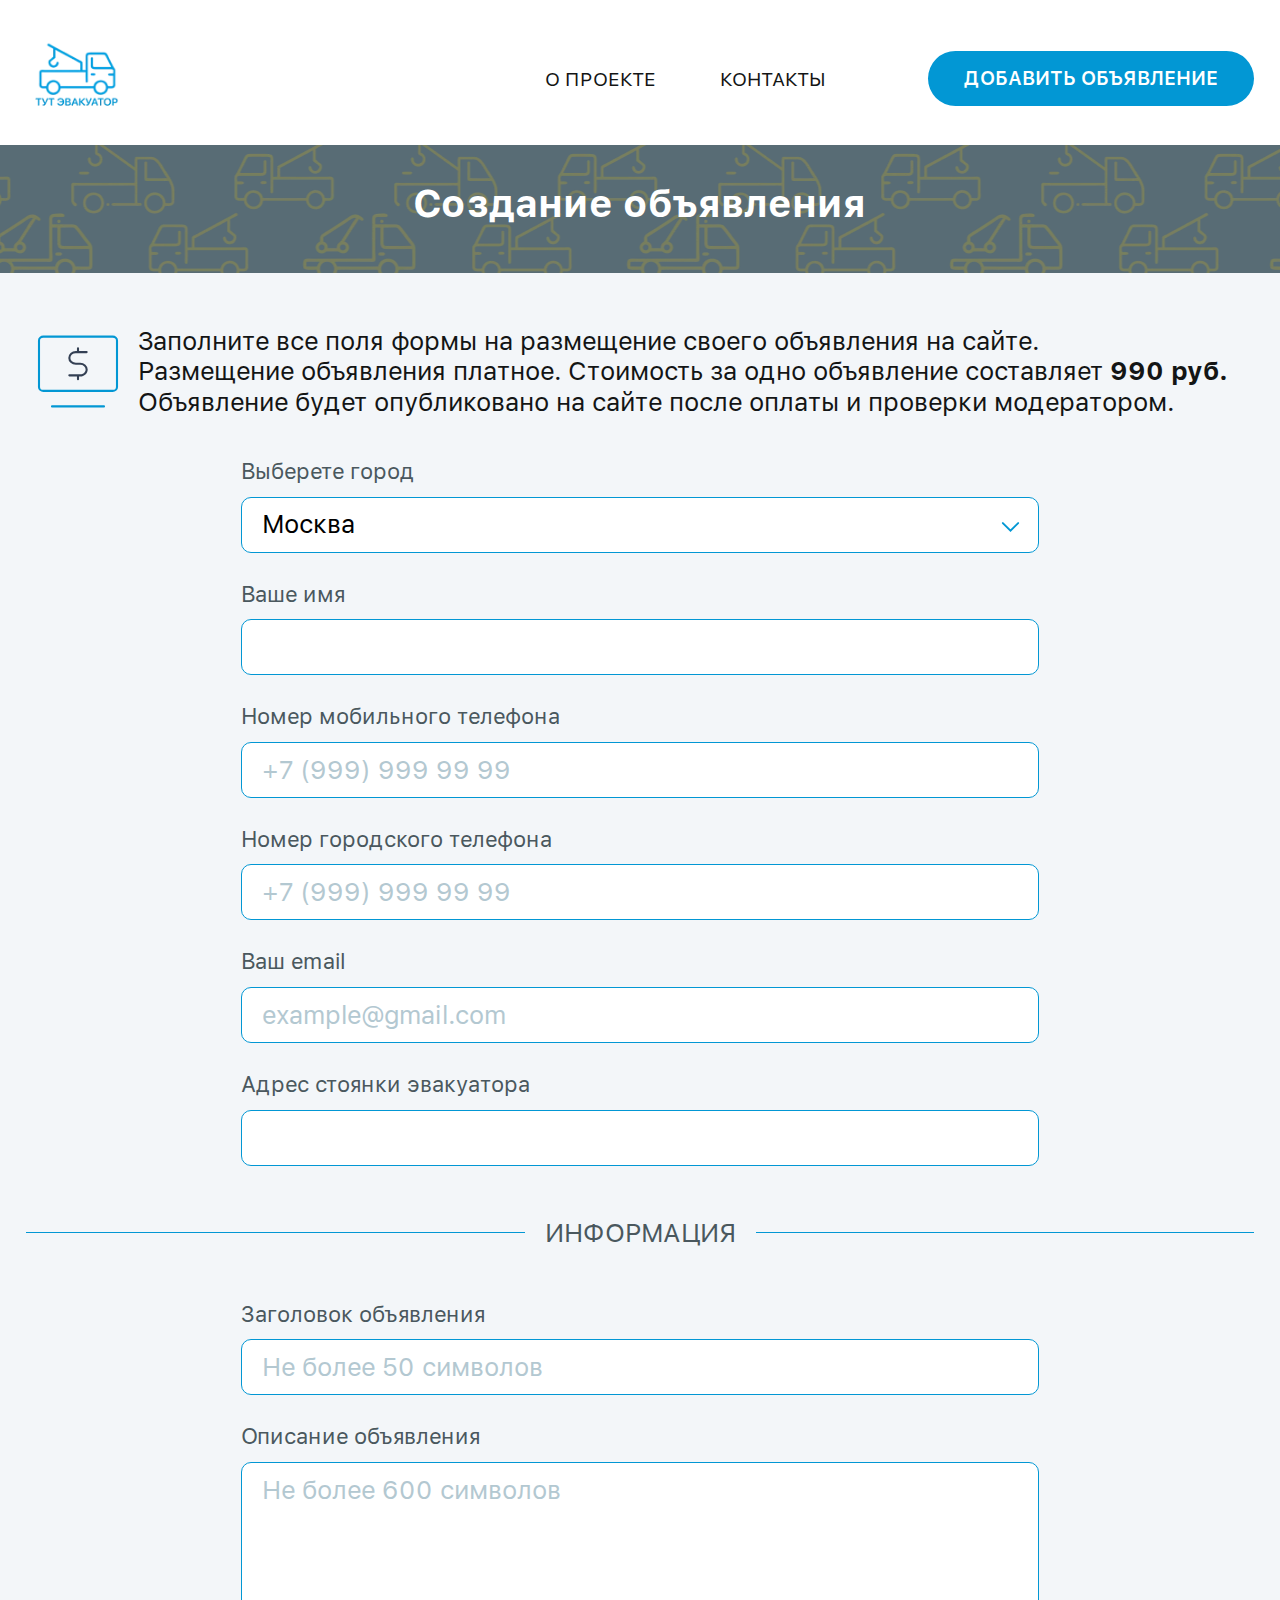
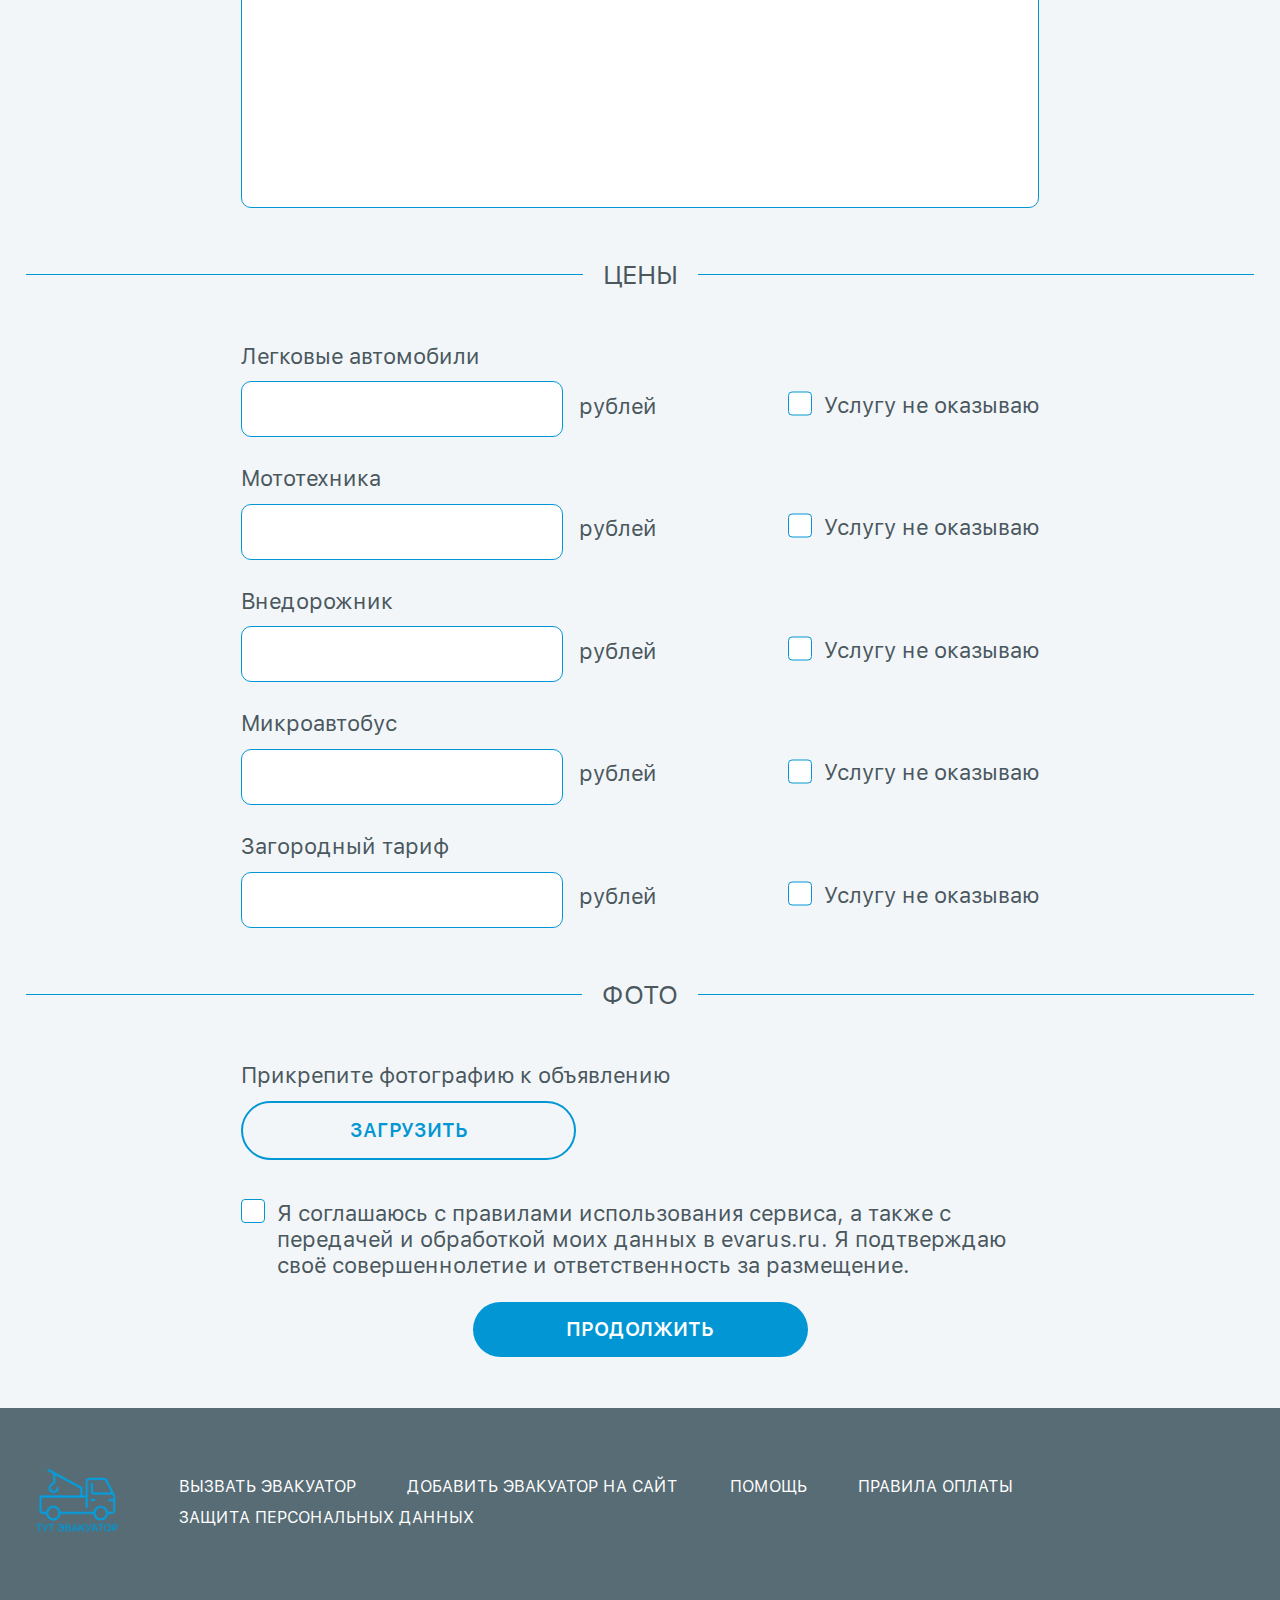
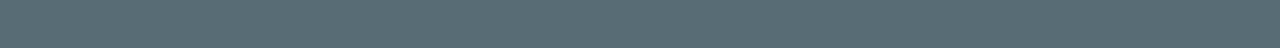
<file: form.html>
<!doctype html>
<html lang="ru">
  <head>
    <meta charset="UTF-8" />
    <meta http-equiv="X-UA-Compatible" content="IE=edge" />
    <meta name="viewport" content="width=device-width, initial-scale=1.0" />
    <meta
      name="format-detection"
      content="telephone=no, address=no, email=no, date=no, url=no"
    />
    <meta name="theme-color" content="#F3F6F9" />
    <meta name="author" content="a.nikonorov" />
    <meta name="description" content="Тестовое задание для Дом сайтов" />
    <meta name="keywords" content="Тестовое задание, Дом сайтов" />
    <title>Дом сайтов. Тестовое задание</title>
    <link rel="shortcut icon" href="/favicon.ico" type="image/x-icon" />
    <link rel="stylesheet" href="css/index.css" />
  </head>
  <body>
    <div class="page-wrapper">
      <header class="header">
        <div class="header__container container">
          <a class="header__logo" href="/index.html">
            <img
              class="header__logo-img"
              srcset="img/logo.webp 1x, img/logo@2x.webp 2x"
              src="img/logo.webp"
              alt="Тут Эвакуатор"
            />
          </a>
          <div class="header__content">
            <nav class="header__nav">
              <ul class="header__nav-list">
                <li class="header__nav-item">
                  <a class="header__nav-link" href="#">О проекте</a>
                </li>
                <li class="header__nav-item">
                  <a class="header__nav-link" href="#">Контакты</a>
                </li>
              </ul>
            </nav>
            <a class="header__btn btn" href="/form.html">Добавить объявление</a>
          </div>
          <button class="header__burger" aria-label="Открыть меню">
            <svg class="header__burger-open">
              <use href="img/sprite.svg?v0#burger" />
            </svg>
            <svg class="header__burger-close">
              <use href="img/sprite.svg?v0#close" />
            </svg>
          </button>
        </div>
      </header>

      <main class="main-area">
        <section class="intro">
          <div class="intro__container container">
            <h1 class="intro__title">Создание объявления</h1>
          </div>
        </section>

        <section class="creation">
          <div class="creation__container container">
            <div class="creation__headline">
              <div class="creation__headline-icon">
                <img src="img/money.svg" alt="Стоимость объявления" />
              </div>
              <div class="creation__headline-desc">
                Заполните все поля формы на размещение своего объявления на
                сайте.<br />
                Размещение объявления платное. Стоимость за одно объявление
                составляет <strong>990 руб.</strong> Объявление будет
                опубликовано на сайте после оплаты и проверки модератором.
              </div>
            </div>

            <form
              class="creation__form"
              action="#"
              name="creation"
              autocomplete="off"
            >
              <div class="creation__form-inner">
                <div class="input-group">
                  <label class="label" for="city">Выберете город</label>
                  <div class="select-wrapper">
                    <select class="select" id="city" name="city">
                      <option value="msk" selected>Москва</option>
                      <option value="spb">Санкт-Петербург</option>
                      <option value="yar">Ярославль</option>
                    </select>
                  </div>
                </div>
                <div class="input-group">
                  <label class="label" for="name">Ваше имя</label>
                  <input
                    class="input"
                    id="name"
                    name="name"
                    type="text"
                    placeholder=""
                    required
                    autocomplete="new-name"
                  />
                </div>
                <div class="input-group">
                  <label class="label" for="cell-phone">
                    Номер мобильного телефона
                  </label>
                  <input
                    class="input"
                    id="cell-phone"
                    name="cell-phone"
                    type="tel"
                    placeholder="+7 (999) 999 99 99"
                    required
                    autocomplete="new-cell-phone"
                  />
                </div>
                <div class="input-group">
                  <label class="label" for="home-phone">
                    Номер городского телефона
                  </label>
                  <input
                    class="input"
                    id="home-phone"
                    name="home-phone"
                    type="tel"
                    placeholder="+7 (999) 999 99 99"
                    autocomplete="new-home-phone"
                  />
                </div>
                <div class="input-group">
                  <label class="label" for="email">Ваш email</label>
                  <input
                    class="input"
                    id="email"
                    name="email"
                    type="email"
                    placeholder="example@gmail.com"
                    autocomplete="new-email"
                    required
                  />
                </div>
                <div class="input-group">
                  <label class="label" for="address">
                    Адрес стоянки эвакуатора
                  </label>
                  <input
                    class="input"
                    id="address"
                    name="address"
                    type="text"
                    placeholder=""
                    autocomplete="new-address"
                    required
                  />
                </div>
              </div>
              <div class="creation__form-title">
                <span>Информация</span>
              </div>
              <div class="creation__form-inner">
                <div class="input-group">
                  <label class="label" for="headline">
                    Заголовок объявления
                  </label>
                  <input
                    class="input"
                    id="headline"
                    name="headline"
                    type="text"
                    placeholder="Не более 50 символов"
                    autocomplete="new-headline"
                    maxlength="50"
                    required
                  />
                </div>
                <div class="input-group">
                  <label class="label" for="description">
                    Описание объявления
                  </label>
                  <textarea
                    class="input input--textarea"
                    id="description"
                    name="description"
                    placeholder="Не более 600 символов"
                    autocomplete="new-description"
                    maxlength="600"
                  ></textarea>
                </div>
              </div>
              <div class="creation__form-title">
                <span>Цены</span>
              </div>
              <div class="creation__form-inner">
                <div class="creation__form-price">
                  <div class="creation__form-row">
                    <div class="input-group">
                      <label class="label" for="price-type-1">
                        Легковые автомобили
                      </label>
                      <input
                        class="input"
                        id="price-type-1"
                        name="price-type-1"
                        type="text"
                        placeholder=""
                        autocomplete="new-price"
                      />
                    </div>
                    <div class="label">рублей</div>
                  </div>
                  <label class="checkbox-label">
                    <input type="checkbox" name="price-checkbox-1" />
                    <span>Услугу не оказываю</span>
                  </label>
                </div>

                <div class="creation__form-price">
                  <div class="creation__form-row">
                    <div class="input-group">
                      <label class="label" for="price-type-2">
                        Мототехника
                      </label>
                      <input
                        class="input"
                        id="price-type-2"
                        name="price-type-2"
                        type="text"
                        placeholder=""
                        autocomplete="new-price"
                      />
                    </div>
                    <div class="label">рублей</div>
                  </div>
                  <label class="checkbox-label">
                    <input type="checkbox" name="price-checkbox-2" />
                    <span>Услугу не оказываю</span>
                  </label>
                </div>

                <div class="creation__form-price">
                  <div class="creation__form-row">
                    <div class="input-group">
                      <label class="label" for="price-type-3">
                        Внедорожник
                      </label>
                      <input
                        class="input"
                        id="price-type-3"
                        name="price-type-3"
                        type="text"
                        placeholder=""
                        autocomplete="new-price"
                      />
                    </div>
                    <div class="label">рублей</div>
                  </div>
                  <label class="checkbox-label">
                    <input type="checkbox" name="price-checkbox-3" />
                    <span>Услугу не оказываю</span>
                  </label>
                </div>

                <div class="creation__form-price">
                  <div class="creation__form-row">
                    <div class="input-group">
                      <label class="label" for="price-type-4">
                        Микроавтобус
                      </label>
                      <input
                        class="input"
                        id="price-type-4"
                        name="price-type-4"
                        type="text"
                        placeholder=""
                        autocomplete="new-price"
                      />
                    </div>
                    <div class="label">рублей</div>
                  </div>
                  <label class="checkbox-label">
                    <input type="checkbox" name="price-checkbox-4" />
                    <span>Услугу не оказываю</span>
                  </label>
                </div>

                <div class="creation__form-price">
                  <div class="creation__form-row">
                    <div class="input-group">
                      <label class="label" for="price-type-5">
                        Загородный тариф
                      </label>
                      <input
                        class="input"
                        id="price-type-5"
                        name="price-type-5"
                        type="text"
                        placeholder=""
                        autocomplete="new-price"
                      />
                    </div>
                    <div class="label">рублей</div>
                  </div>
                  <label class="checkbox-label">
                    <input type="checkbox" name="price-checkbox-5" />
                    <span>Услугу не оказываю</span>
                  </label>
                </div>
              </div>
              <div class="creation__form-title">
                <span>Фото</span>
              </div>
              <div class="creation__form-inner">
                <div class="creation__form-attach">
                  <div class="input-group">
                    <label class="label" for="photo">
                      Прикрепите фотографию к объявлению
                    </label>
                    <input class="hidden" id="photo" name="photo" type="file" />
                    <button
                      class="creation__form-attach-btn btn btn--border"
                      type="button"
                    >
                      Загрузить
                    </button>
                  </div>
                </div>
                <label class="creation__form-confirm checkbox-label">
                  <input type="checkbox" name="confirm" />
                  <span>
                    Я соглашаюсь с правилами использования сервиса, а также с
                    передачей и обработкой моих данных в evarus.ru. Я
                    подтверждаю своё совершеннолетие и ответственность за
                    размещение.
                  </span>
                </label>
                <button class="creation__form-submit btn" type="submit">
                  Продолжить
                </button>
              </div>
            </form>
          </div>
        </section>
      </main>

      <footer class="footer">
        <div class="footer__container container">
          <a class="footer__logo" href="/index.html">
            <img
              class="footer__logo-img"
              srcset="img/logo.webp 1x, img/logo@2x.webp 2x"
              src="img/logo.webp"
              alt="Тут Эвакуатор"
            />
          </a>
          <nav class="footer__nav">
            <ul class="footer__nav-list">
              <li class="footer__nav-item">
                <a class="footer__nav-link" href="#">Вызвать эвакуатор</a>
              </li>
              <li class="footer__nav-item">
                <a class="footer__nav-link" href="#">
                  Добавить эвакуатор на сайт
                </a>
              </li>
              <li class="footer__nav-item">
                <a class="footer__nav-link" href="#">Помощь</a>
              </li>
              <li class="footer__nav-item">
                <a class="footer__nav-link" href="#">Правила оплаты</a>
              </li>
              <li class="footer__nav-item">
                <a class="footer__nav-link" href="#">
                  Защита персональных данных
                </a>
              </li>
            </ul>
          </nav>
        </div>
      </footer>
    </div>

    <button class="to-top to-top--hidden">
      <svg><use href="img/sprite.svg?v0#arrow-up"></use></svg>
    </button>

    <script src="js/libs/swiper-bundle.min.js"></script>
    <script src="js/index.js" type="module"></script>
  </body>
</html>
</file>
<file: css/index.css>
@import 'modules/_swiper.css';
@import 'modules/_normalize.css';
@import 'modules/_fonts.css';
@import 'modules/_variables.css';
@import 'modules/_common.css';
@import 'modules/_components.css';

/* ===========================
   Header
   =========================== */

.header {
  position: relative;
  padding: 21px 0 22px;
  background: var(--white-color);
  z-index: 101;
}

.header__container {
  max-width: 1720px;
  display: flex;
  align-items: center;
  justify-content: space-between;
  gap: 2rem;
}

.header__logo {
  display: flex;
  align-items: center;
}

.header__logo-img {
  width: clamp(60px, 8vw, 113px);
  height: clamp(60px, 8vw, 113px);
  object-fit: contain;
}

.header__content {
  display: flex;
  align-items: center;
  gap: clamp(20px, 8vw, 136px);
  transform: translateY(6px);
}

.header__nav-list {
  display: flex;
  align-items: center;
  gap: 20px clamp(16px, 5vw, 78px);
  margin: 0;
  padding: 0;
  list-style: none;
  text-transform: uppercase;
  font-size: var(--secondary-font-size);
}

.header__nav-item {
  margin: 0;
  padding: 0;
}

.header__nav-item:before {
  display: none;
}

.header__nav-link {
  text-decoration: none;
  color: var(--primary-color);
}

.header__nav-link:hover,
.header__nav-link.current {
  color: var(--accent-color);
}

.header__burger {
  display: flex;
  align-items: center;
  justify-content: center;
  flex: 0 0 24px;
  height: 24px;
  position: relative;
  color: var(--accent-color);
}

.header__burger:before {
  content: '';
  position: absolute;
  left: -10px;
  right: -10px;
  top: -10px;
  bottom: -10px;
}

.header__burger svg {
  width: 100%;
  height: 100%;
  position: absolute;
  left: 0;
  top: 0;
  transition: 0.3s;
}

.header__burger-close {
  transform: scale(0);
}

.header__burger--opened svg.header__burger-open {
  transform: scale(0);
}
.header__burger--opened svg.header__burger-close {
  transform: scale(1);
}

/* ===========================
   Intro
   =========================== */

.intro {
  padding: 34px 0 48px;
  background: url('../img/intro-bg.webp') repeat 54% 42% var(--banner-bg-color);
  color: var(--white-color);
  text-align: center;
}

.intro__title {
  margin: 0;
}

.intro__title a {
  text-underline-offset: 9px;
  transition: none;
}

/* ===========================
   Catalog
   =========================== */

.catalog {
  padding-top: clamp(47px, 7vw, 94px);
  padding-bottom: clamp(40px, 7vw, 80px);
  background: var(--primary-bg-color);
}

.catalog__items {
  display: flex;
  flex-direction: column;
  gap: clamp(22px, 3vw, 44px);
}

/* ===========================
   Banner
   =========================== */

.banner {
  background: url('../img/intro-bg.webp') repeat 54% 42% var(--banner-bg-color);
  color: var(--white-color);
}

.banner__container {
  display: flex;
  align-items: center;
  justify-content: space-between;
  gap: 36px;
  padding-top: 9px;
  padding-bottom: 12px;
}

.banner__icon {
  display: flex;
  align-items: center;
  margin-left: -10px;
}

.banner__icon-img {
  width: clamp(105px, 15vw, 210px);
  height: clamp(60px, 15vw, 121px);
  object-fit: contain;
}

.banner__title {
  margin: 0 auto 0 0;
}

/* ===========================
   How Call
   =========================== */

.how-call {
  padding: var(--primary-indent) 0 clamp(30px, 7vw, 55px);
  background: var(--white-color);
}

.how-call__container {
  display: flex;
  justify-content: space-between;
  align-items: flex-start;
  gap: 16px;
  margin-top: -5px;
}

.how-call__title {
  margin-right: -1em;
}

.how-call__desc {
  padding-right: 10px;
}

.how-call__img {
  display: flex;
  flex: 0 0 51%;
  margin-top: -14px;
  transform: translateX(38px);
}

.how-call__img img {
  max-width: 100%;
}

/* ===========================
   Need Know
   =========================== */

.need-know {
  padding: var(--primary-indent) 0;
  background: var(--secondary-bg-color);
}

.need-know__row {
  display: flex;
  gap: var(--large-gap);
}

.need-know__item {
  flex: 1;
}

.need-know__item-img {
  display: flex;
  justify-content: center;
  height: 305px;
}

.need-know__item-img img {
  max-width: 100%;
  max-height: 100%;
  object-fit: contain;
}

.need-know__item-desc {
  margin-top: clamp(15px, 3vw, 25px);
}

/* ===========================
   Cost
   =========================== */

.cost {
  padding: var(--primary-indent) 0;
  background: var(--primary-bg-color);
}

.cost__info {
  max-width: 1200px;
}

.cost__items {
  display: flex;
  flex-wrap: wrap;
  gap: var(--middle-gap);
  margin-top: 105px;
}

.cost__item {
  display: flex;
  flex-direction: column;
  flex: 1;
  position: relative;
  text-align: center;
  color: var(--white-color);
}

.cost__item-icon {
  display: flex;
  justify-content: center;
  width: 150px;
  height: 150px;
  padding: 12px;
  position: absolute;
  left: 50%;
  margin-left: -75px;
  top: -73px;
  border-radius: 50%;
  background: var(--accent-color);
}

.cost__item-icon img {
  width: 80px;
  height: 80px;
  position: relative;
  z-index: 3;
}

.cost__item-body {
  flex: 1;
  padding: 32px 20px 28px;
  position: relative;
  z-index: 2;
  border-radius: var(--primary-border-radius);
  background: var(--accent-color);
  font-size: var(--middle-font-size);
}

.cost__item-title {
  font-size: var(--secondary-font-size);
  font-weight: bold;
}

.cost__item-desc {
  line-height: 1.17;
  margin-top: 17px;
}

/* ===========================
   Advantages
   =========================== */

.advantages {
  padding: var(--primary-indent) 0;
  background: var(--white-color);
}

.advantages__container {
  margin-top: -5px;
}

.advantages__desc {
  max-width: 805px;
  margin-bottom: var(--secondary-indent);
}

.advantages__row {
  display: flex;
  align-items: flex-start;
}

.advantages__content {
  flex: 1;
  margin-right: -1em;
}

.advantages__img {
  display: flex;
  flex: 0 0 49%;
  transform: translate(53px, -44px);
}

.advantages__img img {
  max-width: 100%;
  object-fit: contain;
}

.advantages__tiles {
  display: flex;
  gap: var(--primary-gap);
  margin-top: clamp(35px, 4vw, 70px);
  margin-bottom: -263px;
}

.advantages__tile {
  flex: 1;
  padding: var(--secondary-padding);
  border-radius: var(--primary-border-radius);
  background: var(--secondary-bg-color);
}

/* ===========================
   Weight
   =========================== */

.weight {
  padding: clamp(130px, 20vw, 263px) 0 calc(var(--primary-indent) + 44px);
  background: var(--primary-bg-color);
}

.weight__desc {
  max-width: 1250px;
  margin-bottom: calc(var(--primary-gap) + 1px);
}

.weight__slider-box {
  margin: -10px;
  position: relative;
}

.weight__slider {
  padding: 10px;
  opacity: 0;
}

.weight__slider.swiper-initialized {
  opacity: 1;
}

.weight__item {
  height: auto;
  padding: var(--large-gap);
  background: var(--white-color);
  border-radius: var(--primary-border-radius);
  font-size: var(--secondary-font-size);
  line-height: 1.143;
}

.weight__item.swiper-slide-visible {
  box-shadow: var(--primary-box-shadow);
}

.weight__item-title {
  font-weight: bold;
}

.weight__item-img {
  position: relative;
  margin-top: 20px;
  padding-bottom: 53.35%;
  overflow: hidden;
}

.weight__item-img img {
  position: absolute;
  left: 0;
  top: 0;
  width: 100%;
  height: 100%;
  object-fit: cover;
}

.weight__item-desc {
  margin-top: 20px;
  line-height: 1.2;
}

/* ===========================
   Instruction
   =========================== */

.instruction {
  background: var(--secondary-bg-color);
}

.instruction__row {
  position: relative;
}

.instruction__container {
  display: flex;
  align-items: flex-start;
}

.instruction__content {
  flex: 0 0 50%;
  max-width: 50%;
  padding: 76px 56px 30px 0;
}

.instruction__title {
  margin-bottom: var(--secondary-indent);
}

.instruction__desc p {
  margin-bottom: var(--middle-gap);
}

.instruction__img {
  flex: 1;
}

.instruction__img img {
  position: absolute;
  left: 50%;
  top: 0;
  width: 50%;
  height: 100%;
  object-fit: cover;
}

.instruction__row:nth-child(even) .instruction__img {
  order: -1;
}

.instruction__row:nth-child(even) .instruction__img img {
  left: 0;
  object-position: right center;
}

.instruction__row:nth-child(even) .instruction__content {
  padding-top: 56px;
  padding-left: 56px;
  padding-right: 10px;
}

.instruction__row:nth-child(even) .instruction__desc p {
  margin-bottom: var(--secondary-gap);
  font-weight: 500;
}

/* ===========================
   Info
   =========================== */

.info {
  padding: var(--primary-indent) 0;
  background: var(--primary-bg-color);
}

.info__container {
  margin-top: 5px;
}

/* ===========================
   Creation
   =========================== */

.creation {
  padding: clamp(20px, 4vw, 60px) 0 clamp(40px, 4vw, 80px);
}

.creation__headline {
  display: flex;
  align-items: flex-start;
  gap: 8px;
  max-width: 1250px;
  margin-bottom: var(--large-padding);
}

.creation__headline-icon {
  display: flex;
  flex: 0 0 104px;
  transform-origin: left bottom;
}

.creation__headline-icon img {
  max-width: 100%;
  object-fit: contain;
}

.creation__form-inner {
  max-width: 798px;
  margin: 0 auto;
}

.creation__form-title {
  margin: clamp(26px, 4vw, 53px) auto;
  position: relative;
  text-align: center;
  text-transform: uppercase;
  color: var(--form-color);
  overflow: hidden;
}

.creation__form-title:before {
  content: '';
  position: absolute;
  left: 0;
  right: 0;
  top: 50%;
  height: 1px;
  background: var(--accent-color);
}

.creation__form-title span {
  display: inline-flex;
  max-width: 80%;
  position: relative;
  z-index: 2;
  padding: 0 20px;
  background: var(--primary-bg-color);
}

.creation__form-price {
  display: flex;
  justify-content: space-between;
  align-items: center;
  gap: 1rem;
  margin-bottom: clamp(14px, 3vw, 26px);
}

.creation__form-price:last-child {
  margin-bottom: 0;
}

.creation__form-row {
  display: flex;
  justify-content: space-between;
  align-items: center;
  gap: 16px;
}

.creation__form-price .input-group {
  max-width: 322px;
  margin: 0;
}

.creation__form-row > .label {
  margin: 0;
  transform: translateY(55%);
}

.creation__form-price .checkbox-label {
  transform: translateY(55%);
}

.creation__form-attach {
  position: relative;
}

.creation__form-attach .label:before {
  content: '';
  position: absolute;
  left: 0;
  right: 0;
  top: 0;
  bottom: 0;
}

.creation__form-attach .btn {
  width: 100%;
  max-width: 335px;
}

.creation__form-confirm {
  margin-top: var(--large-padding);
}

.creation__form-confirm span {
  align-items: flex-start;
}

.creation__form-submit {
  display: flex;
  width: 100%;
  max-width: 335px;
  margin: var(--middle-gap) auto 0;
}

/* ===========================
   Footer
   =========================== */

.footer {
  min-height: 240px;
  padding: var(--large-gap) 0;
  background: var(--banner-bg-color);
}

.footer__container {
  display: flex;
  align-items: center;
  justify-content: space-between;
  gap: 2rem;
}

.footer__logo {
  display: flex;
  align-items: center;
}

.footer__logo-img {
  width: clamp(60px, 8vw, 113px);
  height: clamp(60px, 8vw, 113px);
  object-fit: contain;
}

.footer__nav {
  display: flex;
  flex: 1;
  transform: translateY(4px);
}

.footer__nav-list {
  display: flex;
  align-items: center;
  flex-wrap: wrap;
  gap: 12px clamp(10px, 4vw, 65px);
  flex: 1;
  margin: 0 0 0 auto;
  padding: 0;
  list-style: none;
  text-transform: uppercase;
  font-size: clamp(12px, 2vw, 16px);
}

.footer__nav-item {
  margin: 0;
  padding: 0;
}

.footer__nav-item:before {
  display: none;
}

.footer__nav-link {
  text-decoration: none;
  color: var(--white-color);
}

.footer__nav-link:hover,
.footer__nav-link.current {
  color: var(--accent-color);
}

/* ===========================
   Media Queries | Responsive
   =========================== */

@media (max-width: 1023px) {
  .cost__items {
    row-gap: 60px;
  }
  .cost__item {
    min-width: 45%;
  }
  .cost__item-icon {
    width: 120px;
    height: 120px;
    top: -50px;
    margin-left: -60px;
  }
  .cost__item-icon img {
    width: 60px;
    height: 60px;
  }
  .advantages__tiles {
    margin-bottom: 0;
  }
  .weight {
    padding-top: var(--primary-indent);
  }
  .instruction {
    padding: var(--primary-indent) 0;
  }
  .instruction__container {
    display: block;
  }
  .instruction__content {
    max-width: none;
    padding: 0 !important;
  }
  .instruction__img {
    margin: 30px 0;
    text-align: center;
  }
  .instruction__img img {
    position: static;
    width: auto;
    max-width: 100%;
  }
  .footer__container {
    flex-direction: column;
    gap: 16px;
    align-items: flex-start;
  }
}

@media (min-width: 768px) {
  .header__burger {
    display: none;
  }
}

@media (max-width: 767px) {
  .header {
    padding: 5px 0;
  }
  .header__logo {
    position: relative;
    z-index: 1;
  }
  .header__content {
    flex-direction: column;
    gap: 16px;
    position: absolute;
    left: 0;
    right: 0;
    top: 80%;
    padding: 16px;
    background: var(--white-color);
    opacity: 0;
    transform: scaleY(0);
    transform-origin: top center;
    transition: 0.3s;
    box-shadow: 0 4px 2px -2px rgba(0, 0, 0, 0.1);
  }
  .header__content--opened {
    opacity: 1;
    transform: scaleY(1);
  }
  .header__nav-list {
    flex-direction: column;
  }
  .intro {
    padding: 24px 0;
  }
  .banner__container {
    flex-direction: column;
    gap: 16px;
    padding-top: 16px;
    padding-bottom: 24px;
    text-align: center;
  }
  .banner__title {
    margin: 0;
  }
  .how-call__container {
    flex-direction: column;
  }
  .how-call__title {
    margin-right: 0;
  }
  .how-call__desc {
    padding: 0;
  }
  .how-call__img {
    flex: 1;
    transform: none;
    max-width: 500px;
    margin: auto;
  }
  .need-know__row {
    flex-direction: column;
  }
  .need-know__item-img {
    height: 200px;
  }
  .cost__items {
    margin-top: 75px;
  }
  .cost__item {
    min-width: 0;
    flex: 0 0 100%;
    max-width: 100%;
  }
  .advantages__row {
    flex-direction: column;
  }
  .advantages__img {
    flex: 1;
    transform: none;
    max-width: 500px;
    margin: 10px auto 0;
  }
  .advantages__tiles {
    flex-direction: column;
  }
  .creation__headline {
    flex-direction: column;
    gap: 3px;
    padding-bottom: 10px;
  }
  .creation__headline-icon {
    transform: scale(0.8);
  }
  .creation__form-price {
    display: block;
    margin-bottom: 32px;
  }
  .creation__form-price .input-group {
    max-width: none;
    width: 100%;
  }
  .footer__nav-list {
    flex-direction: column;
    align-items: flex-start;
    padding-bottom: var(--secondary-padding);
  }
}
</file>
